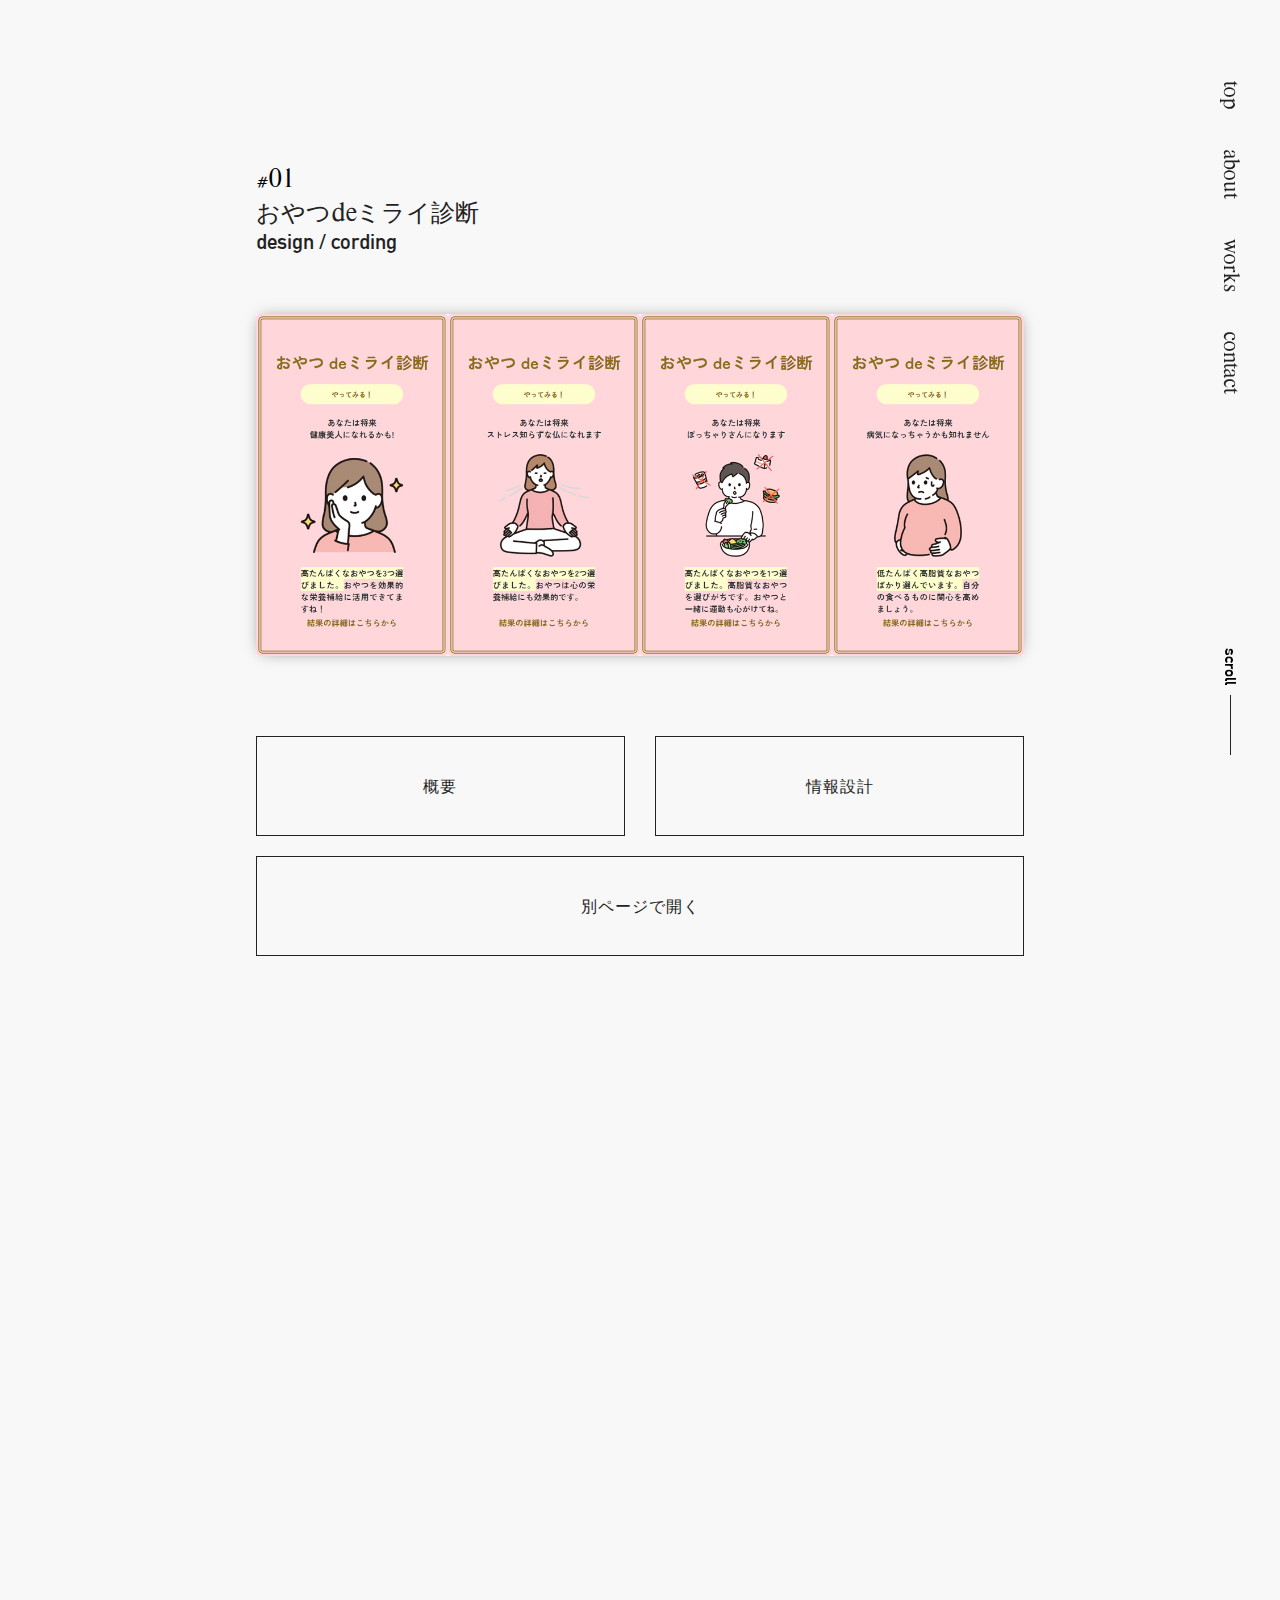
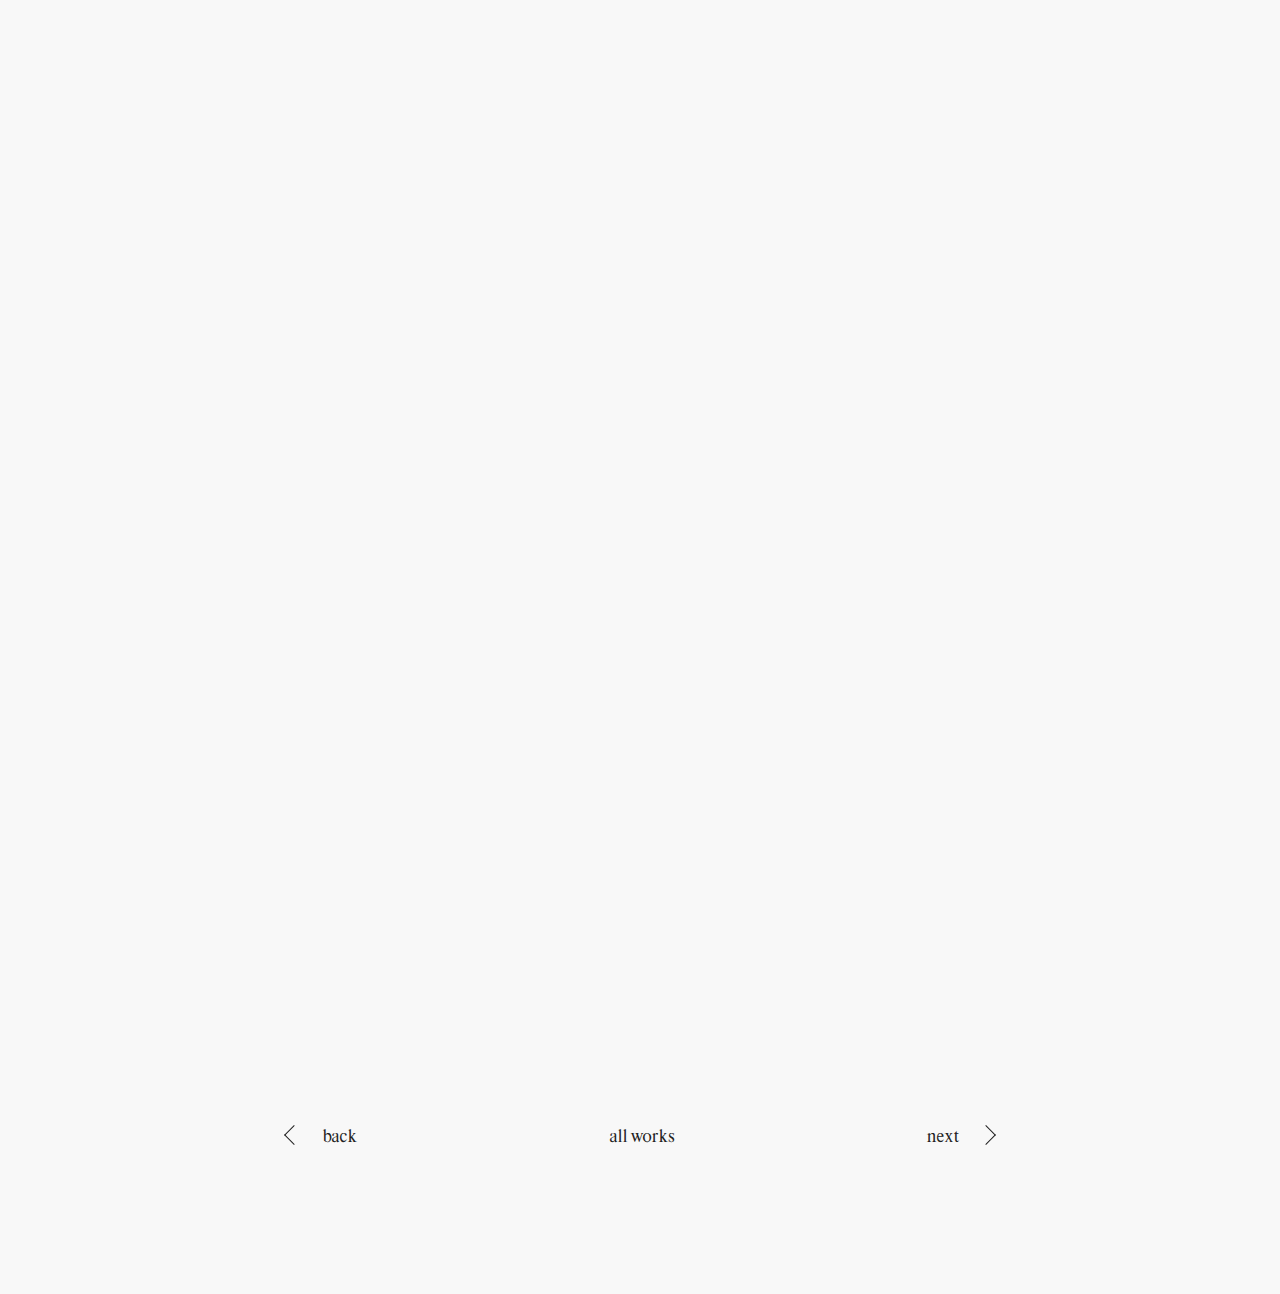
<file: portfolio_works/works-1/p_works1.html>
<!DOCTYPE html>
<html lang="en">
<head>
    <meta charset="UTF-8">
    <meta name="viewport" content="width=device-width, initial-scale=1.0">
    <title>YasuhoTakahashi_portfolio_works01</title>
    <link rel="stylesheet" href="./p_works1.css">
</head>
<body>

<header>
    <nav id="g-nav">
        <ul>
        <li><a href="../../index.html">top</a></li>  
        <li><a href="../../portfolio_about/about.html">about</a></li>  
        <li><a href="../../index.html#works">works</a></li>  
        <li><a href="../../portfolio_about/about.html#contact">contact</a></li>  
        </ul>
        </div>
        </nav>
        <!-- スクロールセット -->
          <main id="main">
              <div class="scroll">scroll<span class="scroll_anime"></span></div>
          </main>

          <!-- works3 -->

        <section class="works3">
        <div class="w3-textbox fadein">
            <div class="top-title-num en-num"><span>#</span>01</div>
            <h2 class="main-title-w3">おやつdeミライ診断
            </h2>
            <p class="main-contents">design / cording</p>
        </div>

        <img src="./works1_img/app-top.jpg" alt="app">


        <!-- 内容 -->
        <div class="content-area">
            <div class="content-box">
                <a href="#detail-box">概要</a>
            </div>
            <div class="content-box">
                <a href="#detail-box-2">情報設計</a>
            </div>
        </div>
        <div class="contents-site">
            <a href="https://takahashiyasuho.github.io/app_takahashi/" target="_blank">別ページで開く</a>
        </div>
        </section>

        </section>

        <div id="detail-box" class="fadeUpTrigger">
            <h2>概要</h2>          
            <dl>
            <div class="news-list">
            <dt>内容</dt>
            <dd>WEBフロントエンド構築の職業訓練校に入学後、4ヶ月目に行ったjavasqriptを使用した診断ゲーム制作。
                栄養指導に楽しく関心を持ってもらえるようなゲームを考案しました。（ミライ診断の詳細先は未制作です。）
            </dd>
             </div>

            <div class="news-list">
            <dt>目的</dt>
            <dd>遊び感覚の栄養指導、食品のより良い選択を通じて健康意識の向上、警告を図る。</dd>
            </div>

            <div class="news-list">
                <dt>ターゲット</dt>
                <dd>成長期の高校生男女、新社会人
                    </dd>
                 </div>

             <div class="news-list">
                <dt>制作期間</dt>
                <dd>デザイン3日間</dd>
                </div>     
                
             <div class="news-list">
                <dt>使用ツール</dt>
                <dd>VSCord / Photoshop </dd>
                </div>  
        </dl>
</div>

<div id="detail-box-2" class="fadeUpTrigger">
    <h2>情報設計</h2>          
    <dl>
    <div class="news-list">
    <dt>身近なトピックの選定</dt>
    <dd>ストレス解消や栄養補給にも役立つ、間食という身近な題材をセレクト。自分たちの生活の中で置き換えながら楽しめるようにしています。</dd>
     </div>


    <div class="news-list">
    <dt>イラストによる具体的なイメージ提供</dt>
    <dd>今日食べたものがミライの自分につながるイメージができるようにイラストを加えました。
    </dd>
    </div>

    <div class="news-list">
    <dt>ゲームから知識につなげる</dt>
    <dd>ゲームの終了時にポイントを押さえた情報提供をする。ポイントをしぼることで簡単な選択からの行動変容を促す。ゲーム後に栄養情報サイトへの誘導。
        </dd>
    </div>
</dl>
</div>
        
<footer>
    <div class="btn-box">
    <a class="arrow_animation_button-back" href="../works-2/p_works2.html">back</a>
    <a class="arrow_animation_button" href="../../index.html#works">all works</a>
    <a class="arrow_animation_button-next" href="../works-6/p_works6.html">next</a>
    </div>
</footer>

<script src="https://code.jquery.com/jquery-3.4.1.min.js" integrity="sha256-CSXorXvZcTkaix6Yvo6HppcZGetbYMGWSFlBw8HfCJo="  crossorigin="anonymous"></script>
<script src="https://coco-factory.jp/ugokuweb/wp-content/themes/ugokuweb/data/5-1-25/js/5-1-25.js"></script>
<script src="./p_works1_js/p_works1.js"></script>
</body>
</html>
</file>
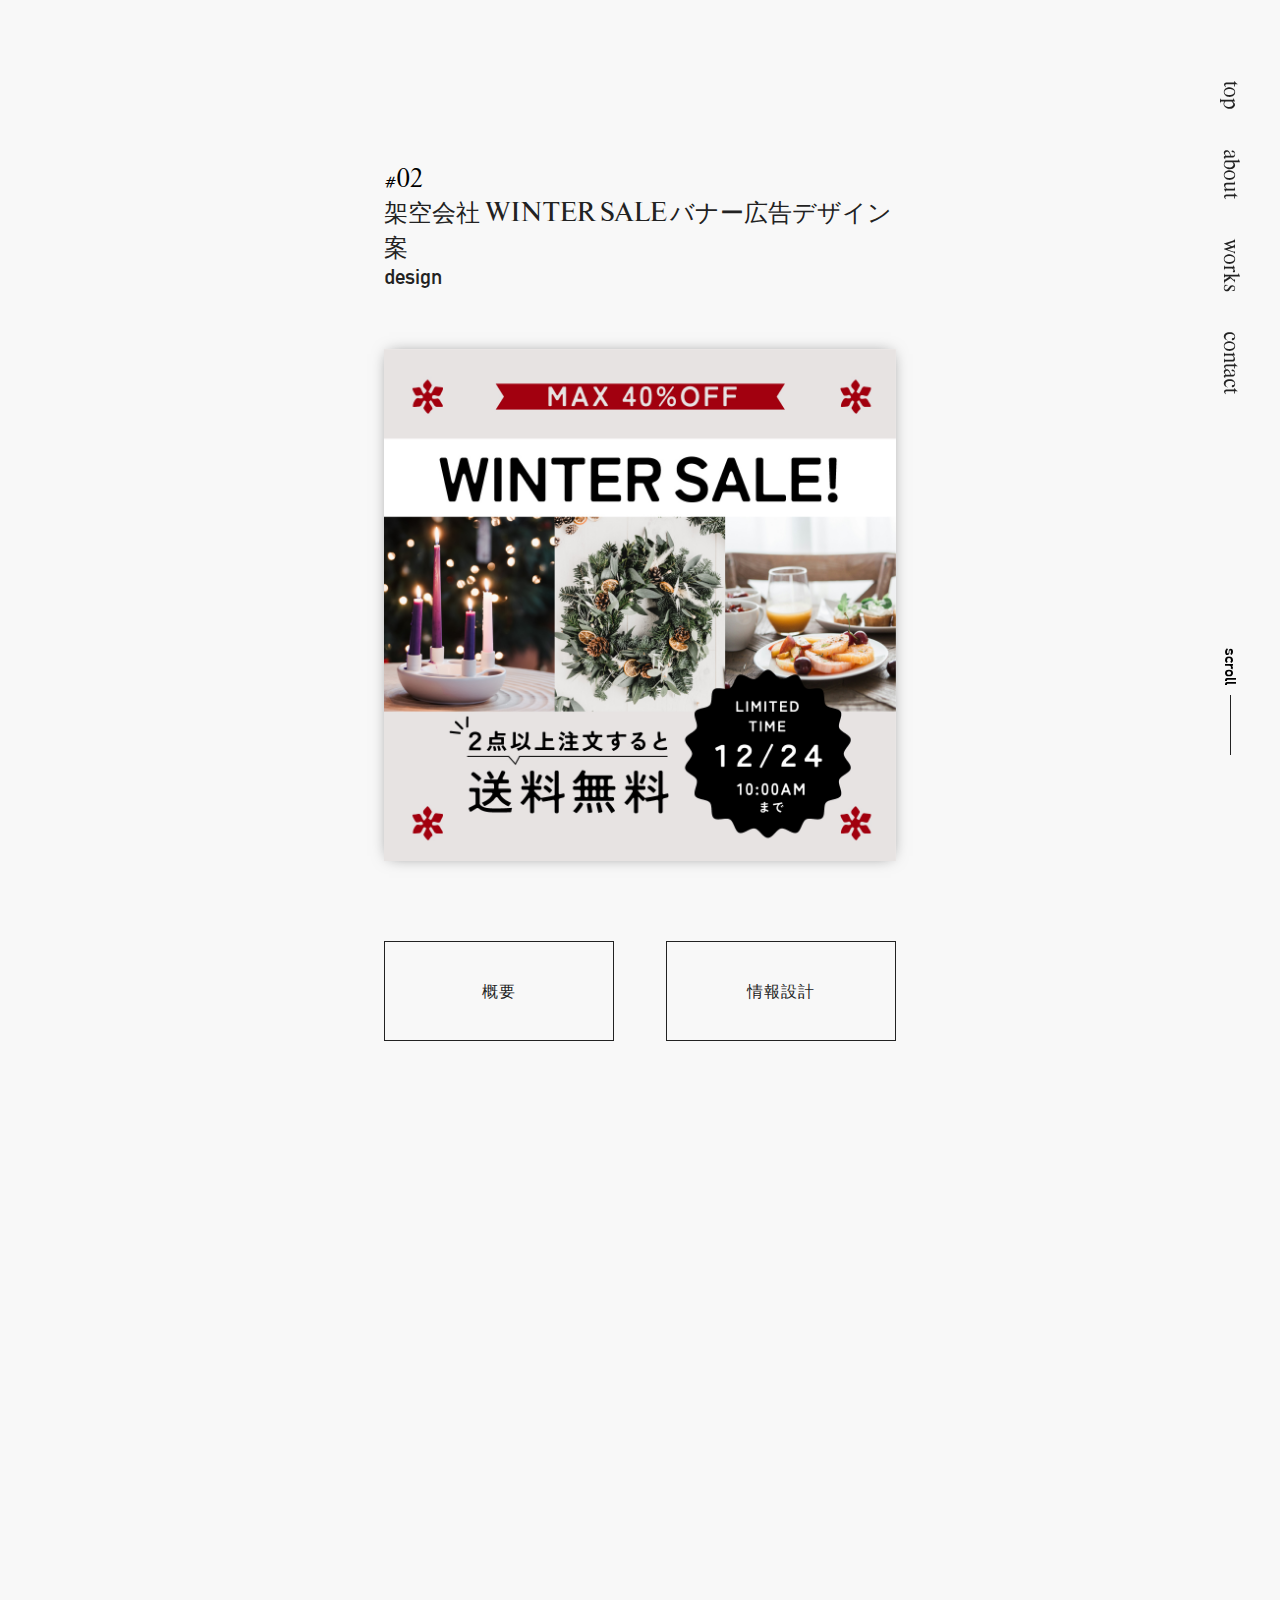
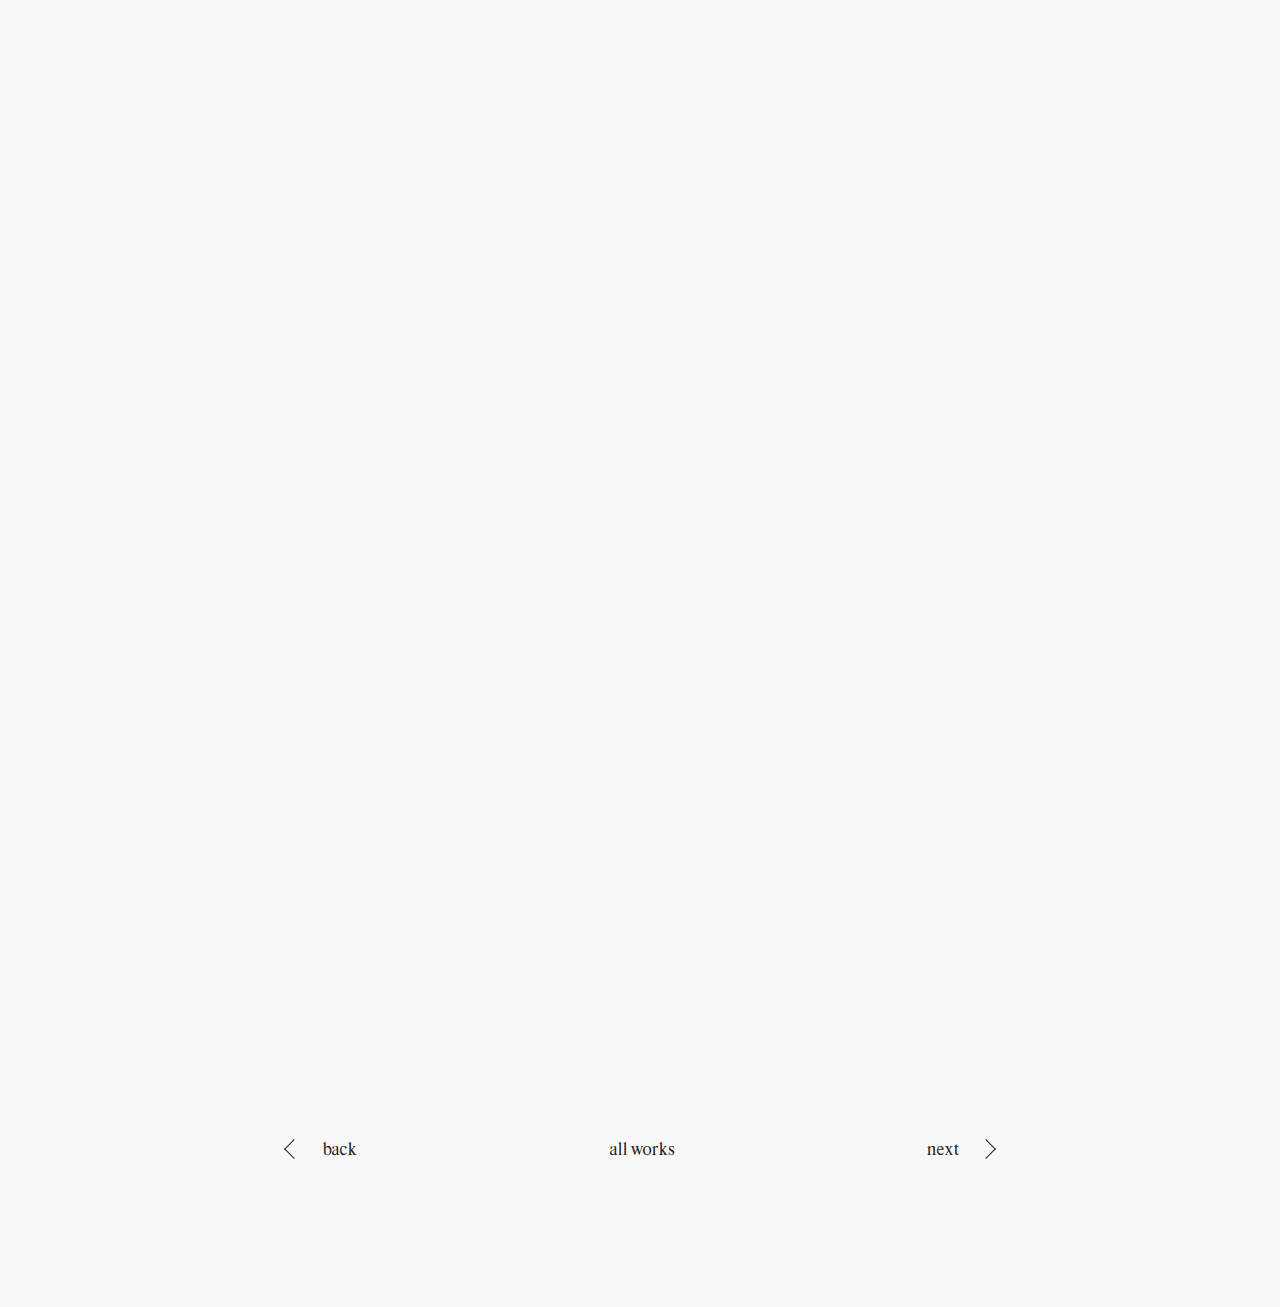
<file: portfolio_works/works-2/p_works2.html>
<!DOCTYPE html>
<html lang="en">
<head>
    <meta charset="UTF-8">
    <meta name="viewport" content="width=device-width, initial-scale=1.0">
    <title>YasuhoTakahashi_portfolio_works02</title>
    <link rel="stylesheet" href="./p_works2.css">
</head>
<body>

<header>
    <nav id="g-nav">
        <ul>
        <li><a href="../../index.html">top</a></li>  
        <li><a href="../../portfolio_about/about.html">about</a></li>  
        <li><a href="../../index.html#works">works</a></li>  
        <li><a href="../../portfolio_about/about.html#contact">contact</a></li>  
        </ul>
        </div>
        </nav>
        <!-- スクロールセット -->
          <main id="main">
              <div class="scroll">scroll<span class="scroll_anime"></span></div>
          </main>

          <!-- works3 -->

        <section class="works3">
        <div class="w3-textbox fadein">
            <div class="top-title-num en-num"><span>#</span>02</div>
            <h2 class="main-title-w3"> 架空会社 WINTER SALE バナー広告デザイン案
            </h2>
            <p class="main-contents">design</p>
        </div>

        <img src="./works2_img/sale_baner.jpg" alt="wintersale_baner">


        <!-- 内容 -->
        <div class="content-area">
            <div class="content-box">
                <a href="#detail-box">概要</a>
            </div>
            <div class="content-box">
                <a href="#detail-box-2">情報設計</a>
            </div>
        </div>

        </section>

        <div id="detail-box" class="fadeUpTrigger">
            <h2>概要</h2>          
            <dl>
            <div class="news-list">
            <dt>内容</dt>
            <dd>WEBフロントエンド構築の職業訓練校に入学後、4ヶ月目に行った自由制作。
                架空会社（雑貨・インテリア）WINTER SALE のバナー広告を作成しました。
                Twitterやブログなどに表示されることを想定しています。
            </dd>
             </div>

            <div class="news-list">
            <dt>目的</dt>
            <dd>サイトへのアクセス数増加、売上向上</dd>
            </div>

            <div class="news-list">
                <dt>ターゲット</dt>
                <dd>インテリア・雑貨好きな30代、40代男女
                    </dd>
                 </div>

             <div class="news-list">
                <dt>制作期間</dt>
                <dd>デザイン1日間</dd>
                </div>     
                
             <div class="news-list">
                <dt>使用ツール</dt>
                <dd>Photoshop / illustrator</dd>
                </div>  
        </dl>
</div>

<div id="detail-box-2" class="fadeUpTrigger">
    <h2>情報設計</h2>          
    <dl>
    <div class="news-list">
    <dt>４０％セールと送料無料</dt>
    <dd>内容は可読性が高いゴシック書体を使用。コントラストを高くし、スッキリとわかりやすく表示しました。</dd>
     </div>

    <div class="news-list">
    <dt>冬らしい上品なカラーリング</dt>
    <dd>大人っぽい冬の演出を考え、色味をおさえた配色、赤をアクセントに40%OFFを表示しています。
    </dd>
    </div>

    <div class="news-list">
    <dt>画像の選定</dt>
    <dd>上質な商品の取り扱いが想像できるようなエレガントな画像を選定しました。
        </dd>
    </div>
</dl>
</div>
        
<footer>
    <div class="btn-box">
    <a class="arrow_animation_button-back" href="../works-3/p_works3.html">back</a>
    <a class="arrow_animation_button" href="../../index.html#works">all works</a>
    <a class="arrow_animation_button-next" href="../works-1/p_works1.html">next</a>
    </div>
</footer>

<script src="https://code.jquery.com/jquery-3.4.1.min.js" integrity="sha256-CSXorXvZcTkaix6Yvo6HppcZGetbYMGWSFlBw8HfCJo="  crossorigin="anonymous"></script>
<script src="https://coco-factory.jp/ugokuweb/wp-content/themes/ugokuweb/data/5-1-25/js/5-1-25.js"></script>
<script src="./p_works2_js/p_works2.js"></script>
</body>
</html>
</file>
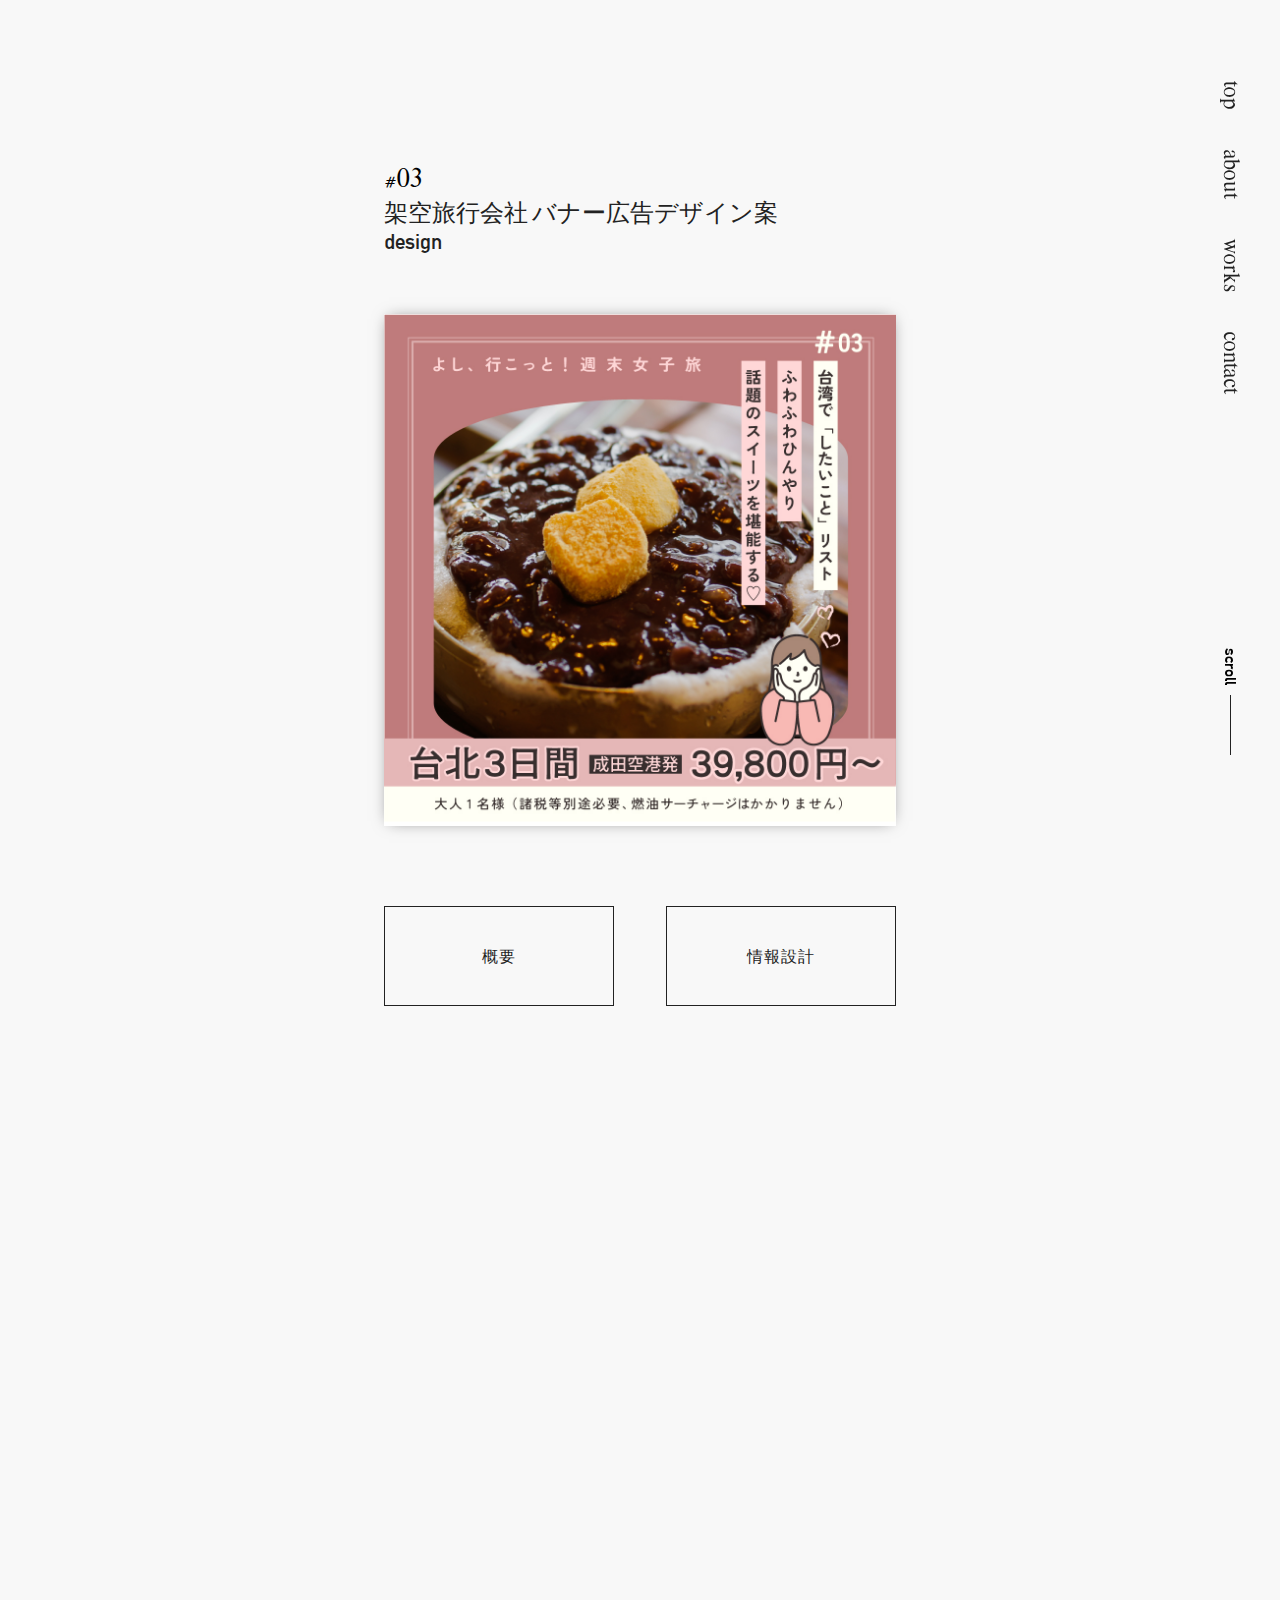
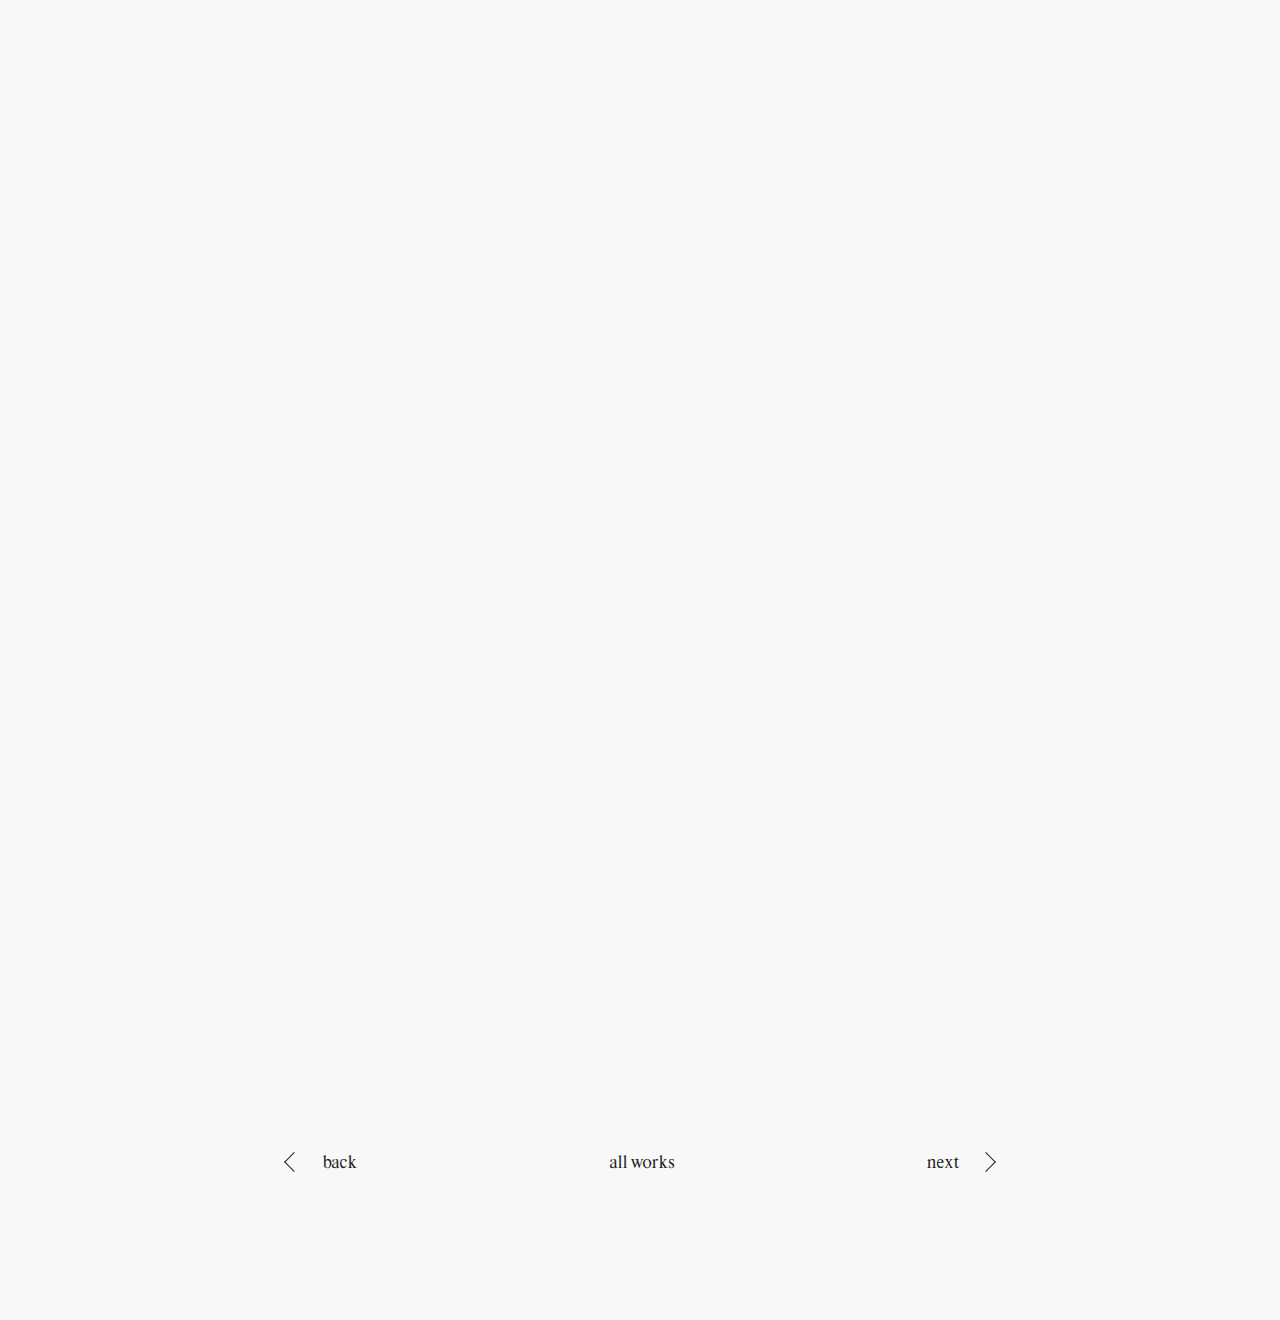
<file: portfolio_works/works-3/p_works3.html>
<!DOCTYPE html>
<html lang="en">
<head>
    <meta charset="UTF-8">
    <meta name="viewport" content="width=device-width, initial-scale=1.0">
    <title>YasuhoTakahashi_portfolio_works03</title>
    <link rel="stylesheet" href="./p_works3.css">
</head>
<body>

<header>
    <nav id="g-nav">
        <ul>
        <li><a href="../../index.html">top</a></li>  
        <li><a href="../../portfolio_about/about.html">about</a></li>  
        <li><a href="../../index.html#works">works</a></li>  
        <li><a href="../../portfolio_about/about.html#contact">contact</a></li>  
        </ul>
        </div>
        </nav>
        <!-- スクロールセット -->
          <main id="main">
              <div class="scroll">scroll<span class="scroll_anime"></span></div>
          </main>

          <!-- works3 -->

        <section class="works3">
        <div class="w3-textbox fadein">
            <div class="top-title-num en-num"><span>#</span>03</div>
            <h2 class="main-title-w3"> 架空旅行会社 バナー広告デザイン案
            </h2>
            <p class="main-contents">design</p>
        </div>

        <img src="./works3_img/taiwan_baner.jpg" alt="taiwan_baner">


        <!-- 内容 -->
        <div class="content-area">
            <div class="content-box">
                <a href="#detail-box">概要</a>
            </div>
            <div class="content-box">
                <a href="#detail-box-2">情報設計</a>
            </div>
        </div>

        </section>

        <div id="detail-box" class="fadeUpTrigger">
            <h2>概要</h2>          
            <dl>
            <div class="news-list">
            <dt>内容</dt>
            <dd>WEBフロントエンド構築の職業訓練校に入学後、4ヶ月目に行った自由制作。
                架空の旅行会社のバナー広告を作成しました。
                InstagramやECサイトの初回アクセス時に表示されることを想定しました。
            </dd>
             </div>

            <div class="news-list">
            <dt>目的</dt>
            <dd>旅行サイトへの誘導</dd>
            </div>

            <div class="news-list">
                <dt>ターゲット</dt>
                <dd>20代女性をメインとした客層、キャリア志向ではなくプライベート重視のOL、
                    春休みの大学生
                    </dd>
                 </div>

             <div class="news-list">
                <dt>制作期間</dt>
                <dd>デザイン1日間</dd>
                </div>     
                
             <div class="news-list">
                <dt>使用ツール</dt>
                <dd>Photoshop / illustrator</dd>
                </div>  
        </dl>
</div>

<div id="detail-box-2" class="fadeUpTrigger">
    <h2>情報設計</h2>          
    <dl>
    <div class="news-list">
    <dt>やりたいこと提案から行動への誘導
    </dt>
    <dd>手帳にやりたい事リストを書くように、目的を一緒に提案+手頃な価格を明示することで、じぶんごと化しやすくさせ
        サイトへの誘導を促す。</dd>
     </div>

    <div class="news-list">
    <dt>ゆるい雰囲気を出す</dt>
    <dd>気負わず軽い気持ちでサイトに誘導できるよう、中間色をベースに丸みのあるトリミングやイラストを使用しリラックス感を強調しました。
    </dd>
    </div>

    <div class="news-list">
    <dt>さりげない価格へのアプローチ</dt>
    <dd>価格の近くにイラストを配置することで、さりなく視線を誘導し情報提供します。
    </dd>
    </div>
</dl>
</div>
        
<footer>
    <div class="btn-box">
    <a class="arrow_animation_button-back" href="../works-4/p_works4.html">back</a>
    <a class="arrow_animation_button" href="../../index.html#works">all works</a>
    <a class="arrow_animation_button-next" href="../works-2/p_works2.html">next</a>
    </div>
</footer>

<script src="https://code.jquery.com/jquery-3.4.1.min.js" integrity="sha256-CSXorXvZcTkaix6Yvo6HppcZGetbYMGWSFlBw8HfCJo="  crossorigin="anonymous"></script>
<script src="https://coco-factory.jp/ugokuweb/wp-content/themes/ugokuweb/data/5-1-25/js/5-1-25.js"></script>
<script src="./p_works3_js/p_works3.js"></script>
</body>
</html>
</file>
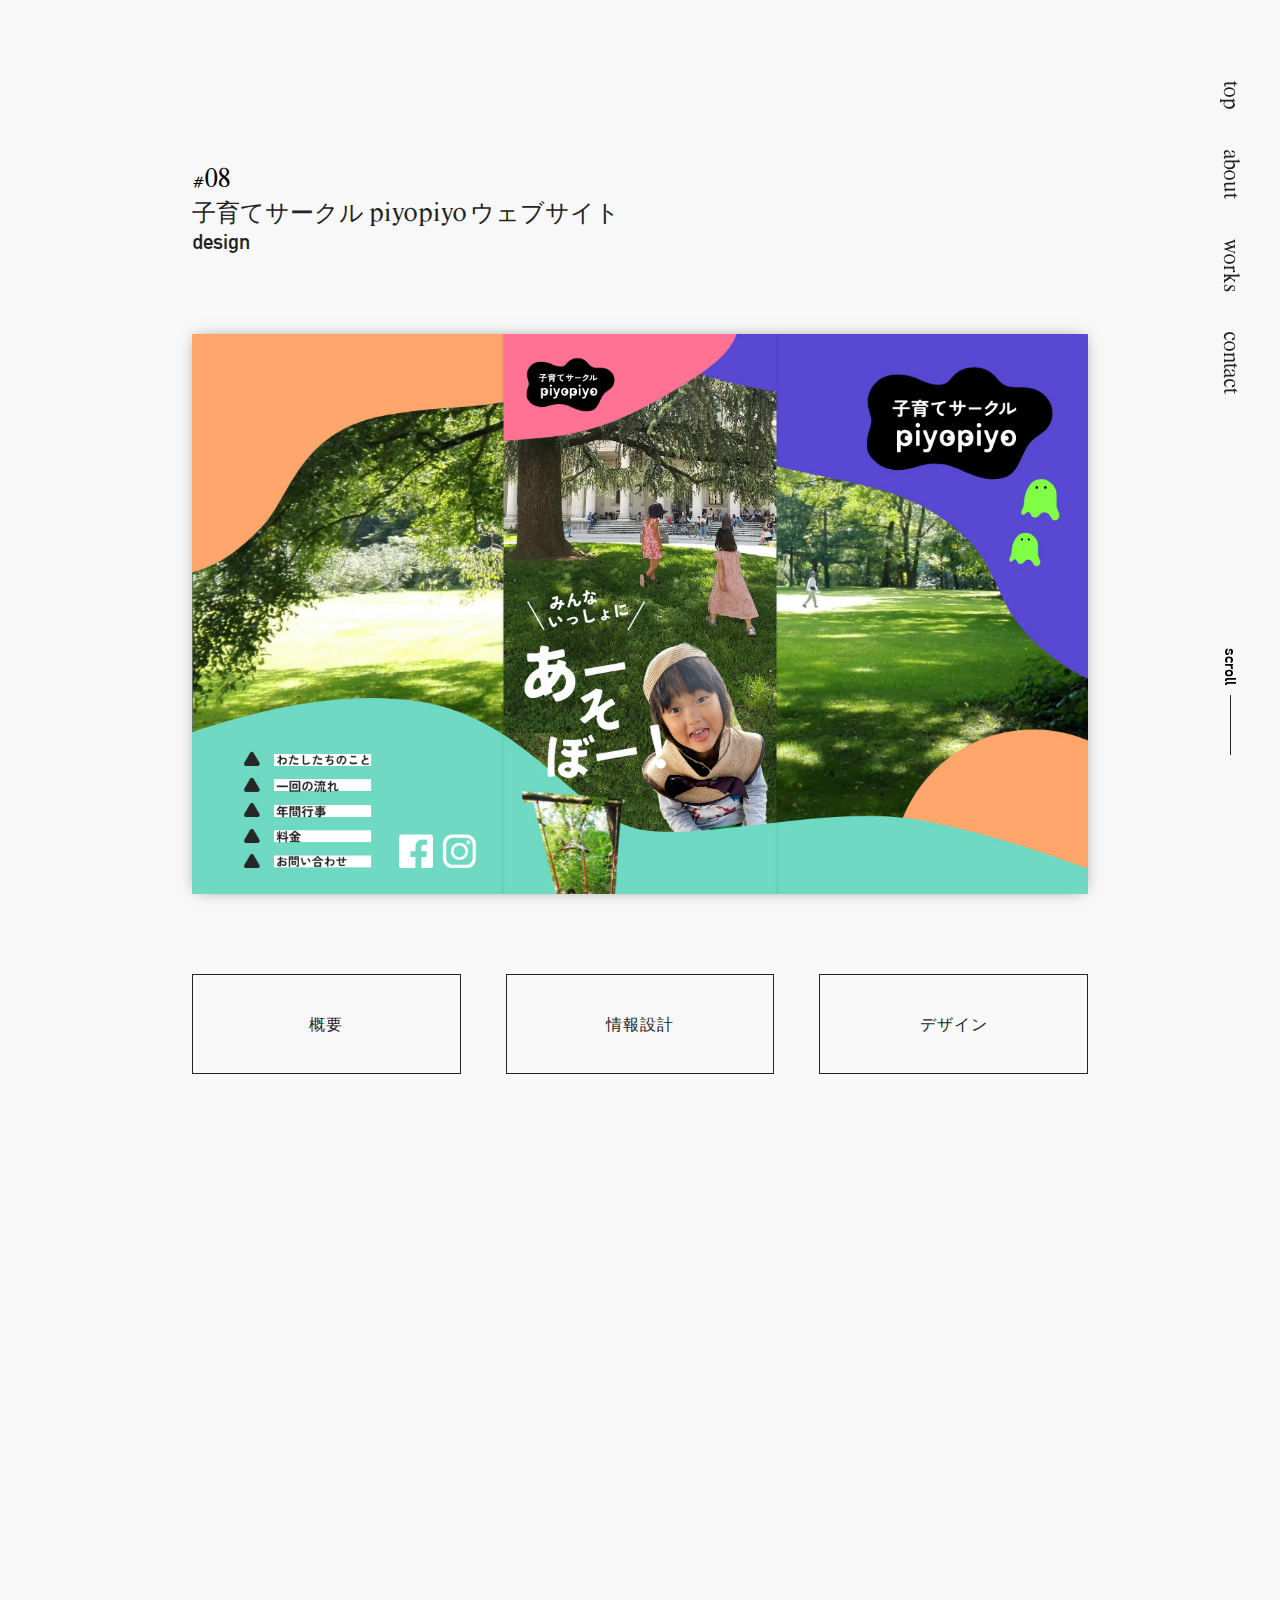
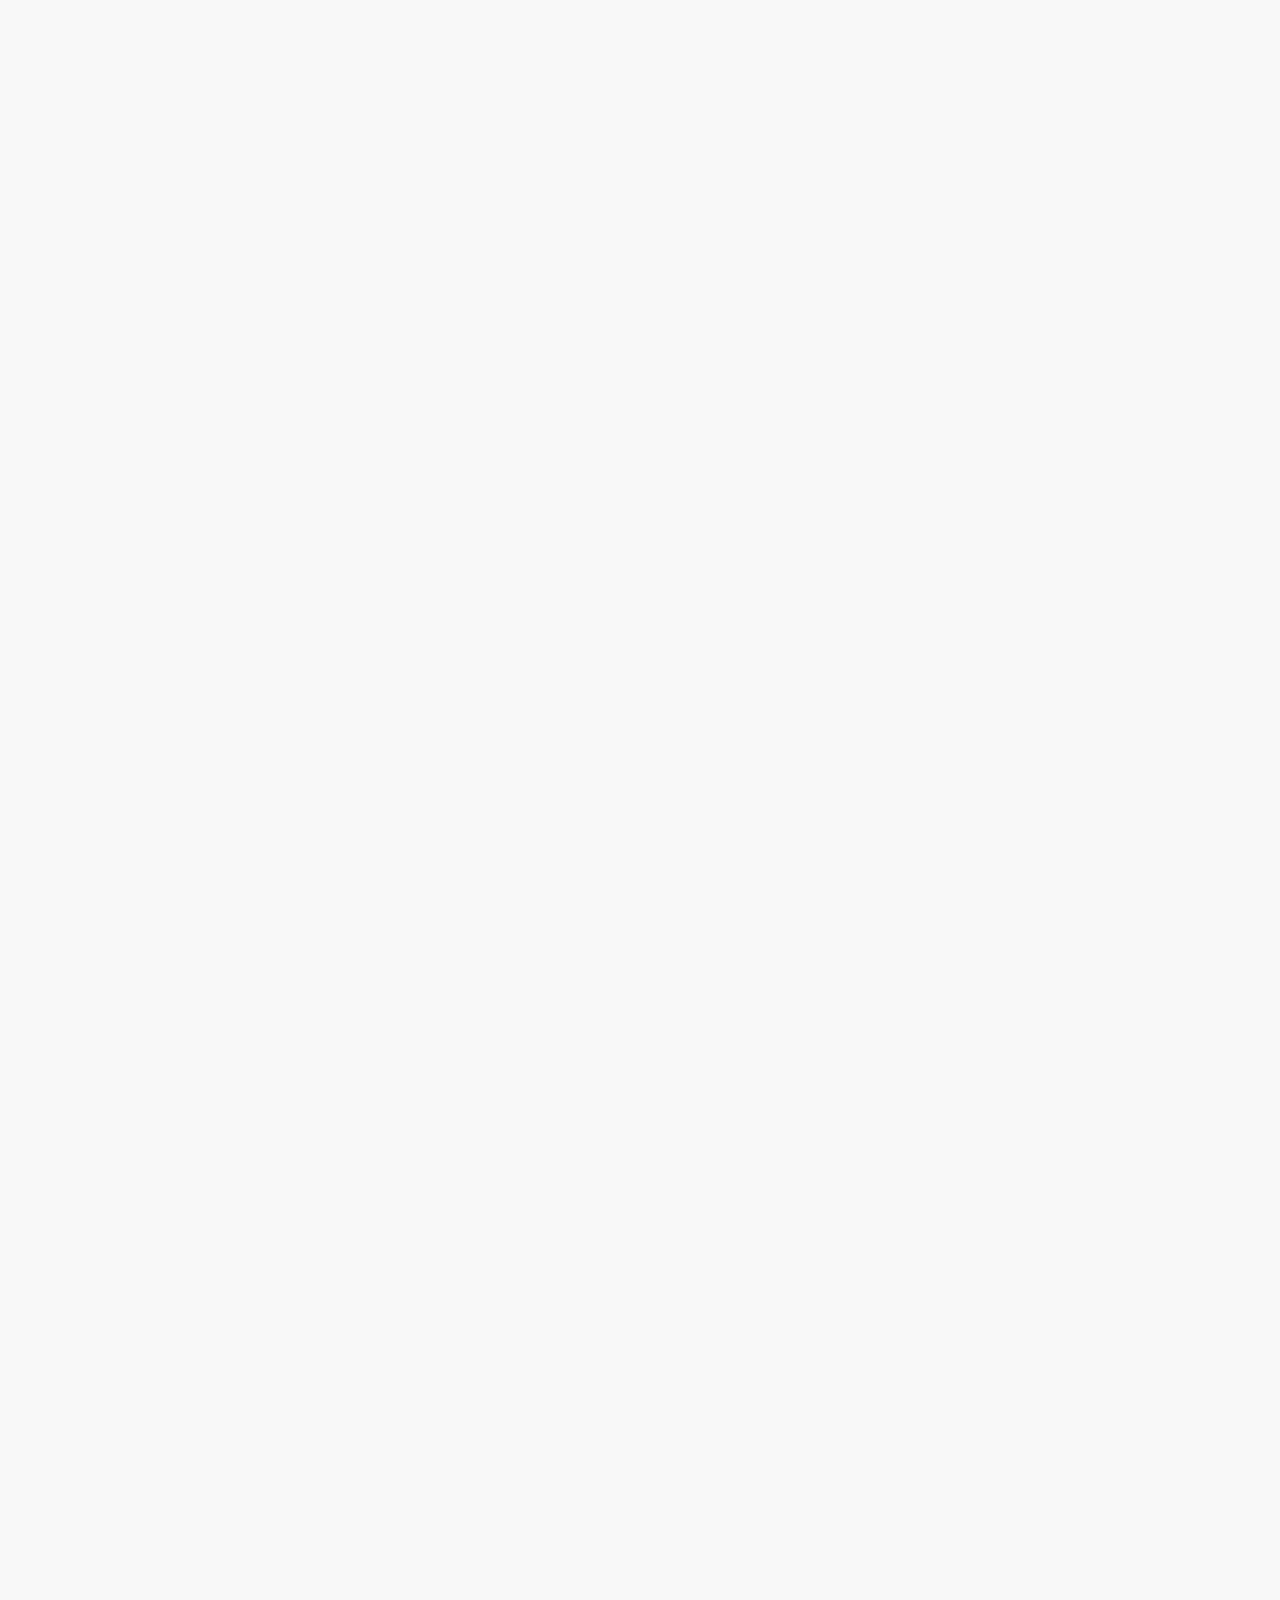
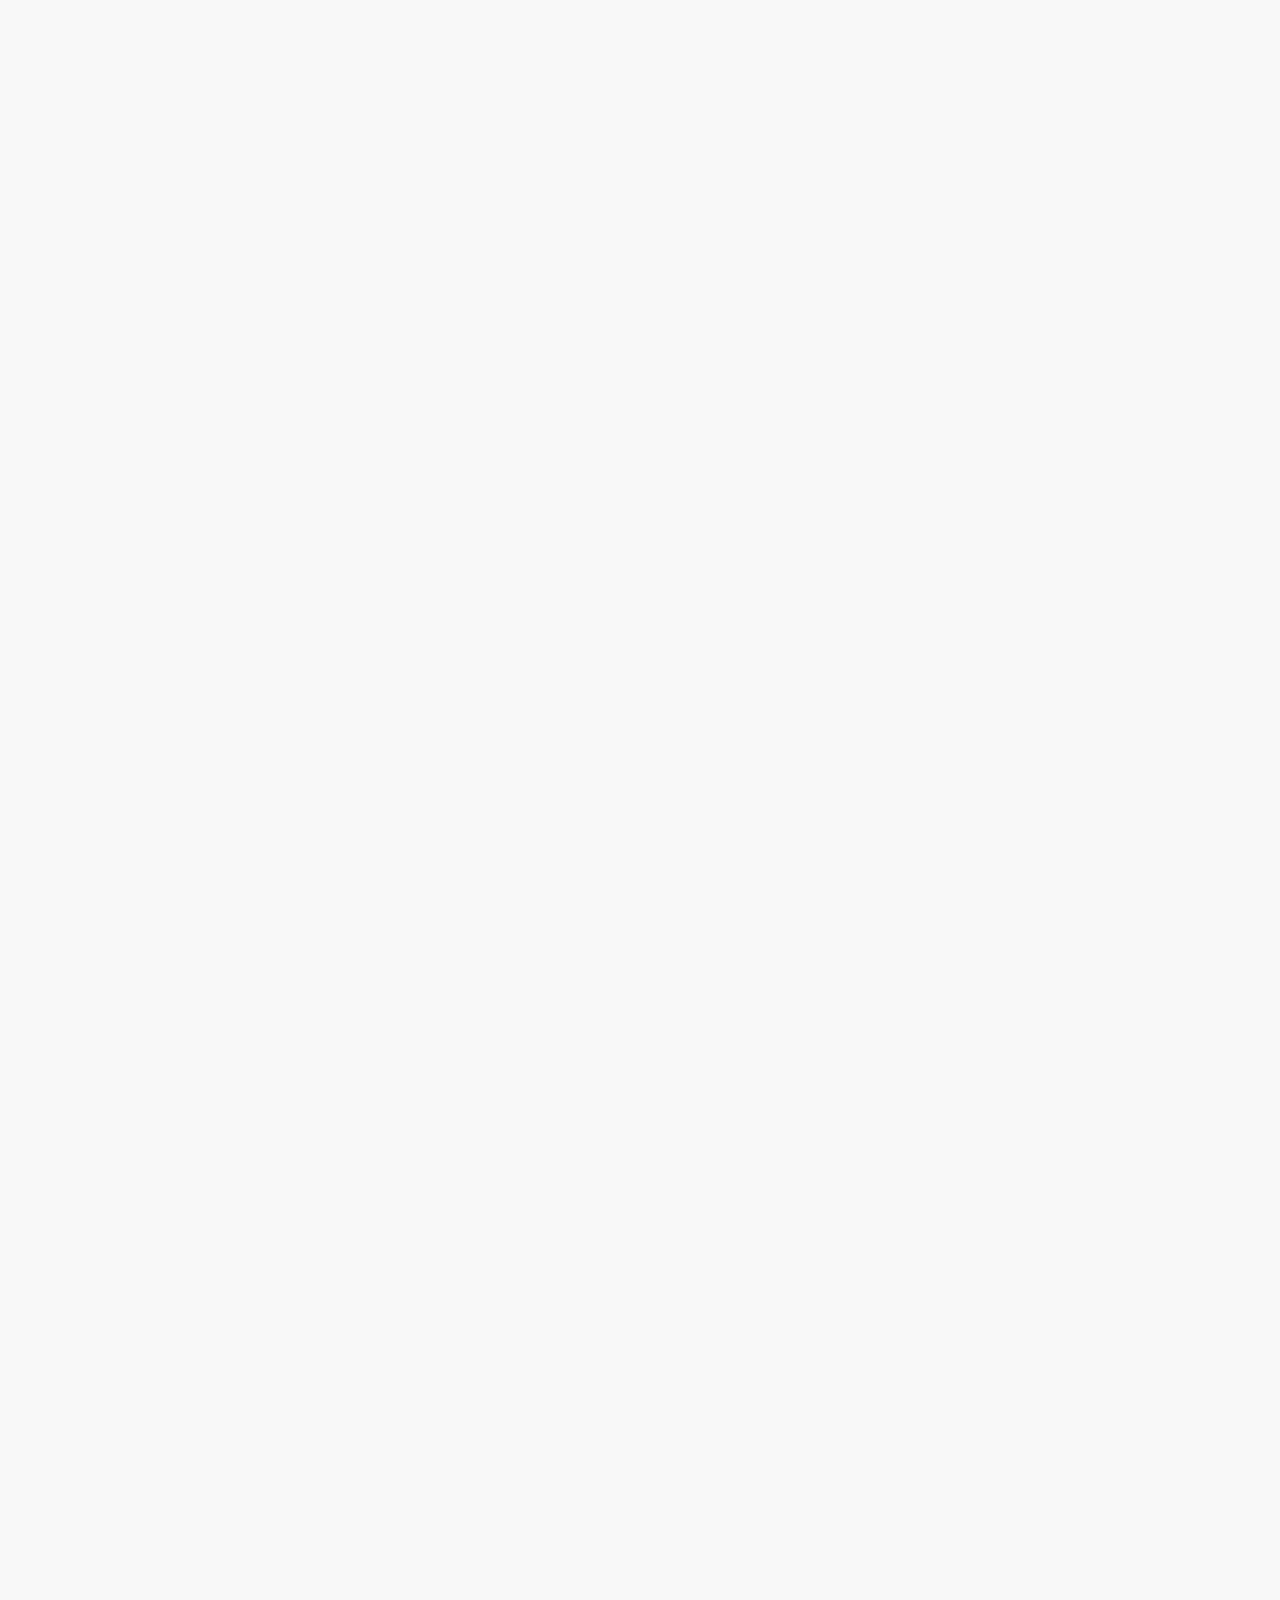
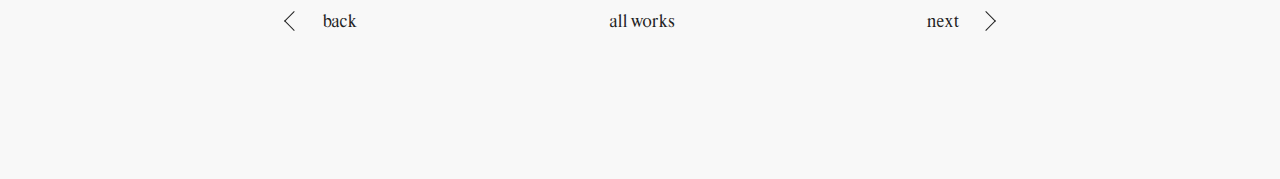
<file: portfolio_works/works-5/p_works5.html>
<!DOCTYPE html>
<html lang="en">
<head>
    <meta charset="UTF-8">
    <meta name="viewport" content="width=device-width, initial-scale=1.0">
    <title>YasuhoTakahashi_portfolio_works05</title>
    <link rel="stylesheet" href="./p_works5.css">
</head>
<body>

<header>
    <nav id="g-nav">
        <ul>
        <li><a href="../../index.html">top</a></li>  
        <li><a href="../../portfolio_about/about.html">about</a></li>  
        <li><a href="../../index.html#works">works</a></li>  
        <li><a href="../../portfolio_about/about.html#contact">contact</a></li>  
        </ul>
        </div>
        </nav>
        <!-- スクロールセット -->
          <main id="main">
              <div class="scroll">scroll<span class="scroll_anime"></span></div>
          </main>

          <!-- works3 -->

        <section class="works3">
        <div class="w3-textbox fadein">
            <div class="top-title-num en-num"><span>#</span>08</div>
            <h2 class="main-title-w3">子育てサークル piyopiyo ウェブサイト
            </h2>
            <p class="main-contents">design</p>
        </div>

        <img src="./works5_img/piyopiyo_pc_top.jpg" alt="piyopiyo_top">


        <!-- 内容 -->
        <div class="content-area">
            <div class="content-box">
                <a href="#detail-box">概要</a>
            </div>
            <div class="content-box">
                <a href="#detail-box-2">情報設計</a>
            </div>
            <div class="content-box">
                <a href="#design-main">デザイン</a>
            </div>
        </div>

        </section>

        <div id="detail-box" class="fadeUpTrigger">
            <h2>概要</h2>          
            <dl>
            <div class="news-list">
            <dt>内容</dt>
            <dd>WEBフロントエンド構築の職業訓練校に入学後、3ヶ月目に行った自由制作。
                自身の所属していた子育てサークルから制作許可と素材提供を頂き、作成させて頂きました。
                現在は、クチコミと保健センター等へのチラシ掲示が主な集客方法です。
                幼児子育て世代はパソコンではなく携帯からのアクセスが主流と想定し、モバイルファーストのデザイン提案にさせて頂きました。
            </dd>
             </div>

            <div class="news-list">
            <dt>目的</dt>
            <dd>認知向上、会員数増加、子育て応援</dd>
            </div>

            <div class="news-list">
                <dt>ターゲット</dt>
                <dd>0歳から6歳の子どもを持つ親子（特に女性）、子育て環境に意識が高い30代女性
                    </dd>
                 </div>

             <div class="news-list">
                <dt>制作期間</dt>
                <dd>デザイン2日間</dd>
                </div>     
                
             <div class="news-list">
                <dt>使用ツール</dt>
                <dd>adobeXd / Photoshop / illustrator</dd>
                </div>  
        </dl>
</div>

<div id="detail-box-2" class="fadeUpTrigger">
    <h2>情報設計</h2>          
    <dl>
    <div class="news-list">
    <dt>モバイル環境を最優先にした画面構成</dt>
    <dd>時間の無いユーザーが隙間時間に携帯からアクセスし情報収集ができるよう文字数は減らし、縦一定方向の流れのある画面構成にしました。</dd>
     </div>

    <div class="news-list">
    <dt>子どもの関心を惹きつけるポップな動きと配色</dt>
    <dd>子どもと一緒に見た時に、楽しさが感じられるよう、各所にアニメーションを散りばめ楽しさを演出します。
    </dd>
    </div>

    <div class="news-list">
    <dt>SNSとの連携</dt>
    <dd>最新情報や、活動の雰囲気が確認できるよう、各種SNSと連携。
    </dd>
    </div>
</dl>
</div>
        
<main id="design-main" class="fadeUpTrigger">
    <h2 class="design_h2">デザイン</h2>  
    <div id="design"> 
        <div class="design-line-l">
        <p>pc</p>
        <img src="./works5_img/piyopiyo_pc.png" alt="piyopiyo_pc">
        </div>

        <div class="design-line-c">
            <p>tablet</p>
            <img src="./works5_img/piyopiyo_tablet.png" alt="piyopiyo_tab">
            </div>

        <div class="design-line-r">
            <p>mobile</p>
            <img src="./works5_img/piyopiyo_mobile.png" alt="piyopiyo_mobail">
            </div>

    </div>
    </div>
</main>

<footer>
    <div class="btn-box">
    <a class="arrow_animation_button-back" href="../works-6/p_works6.html">back</a>
    <a class="arrow_animation_button" href="../../index.html#works">all works</a>
    <a class="arrow_animation_button-next" href="../works-4/p_works4.html">next</a>
    </div>
</footer>

<script src="https://code.jquery.com/jquery-3.4.1.min.js" integrity="sha256-CSXorXvZcTkaix6Yvo6HppcZGetbYMGWSFlBw8HfCJo="  crossorigin="anonymous"></script>
<script src="https://coco-factory.jp/ugokuweb/wp-content/themes/ugokuweb/data/5-1-25/js/5-1-25.js"></script>
<script src="./p_works5_js/p_works5.js"></script>
</body>
</html>
</file>
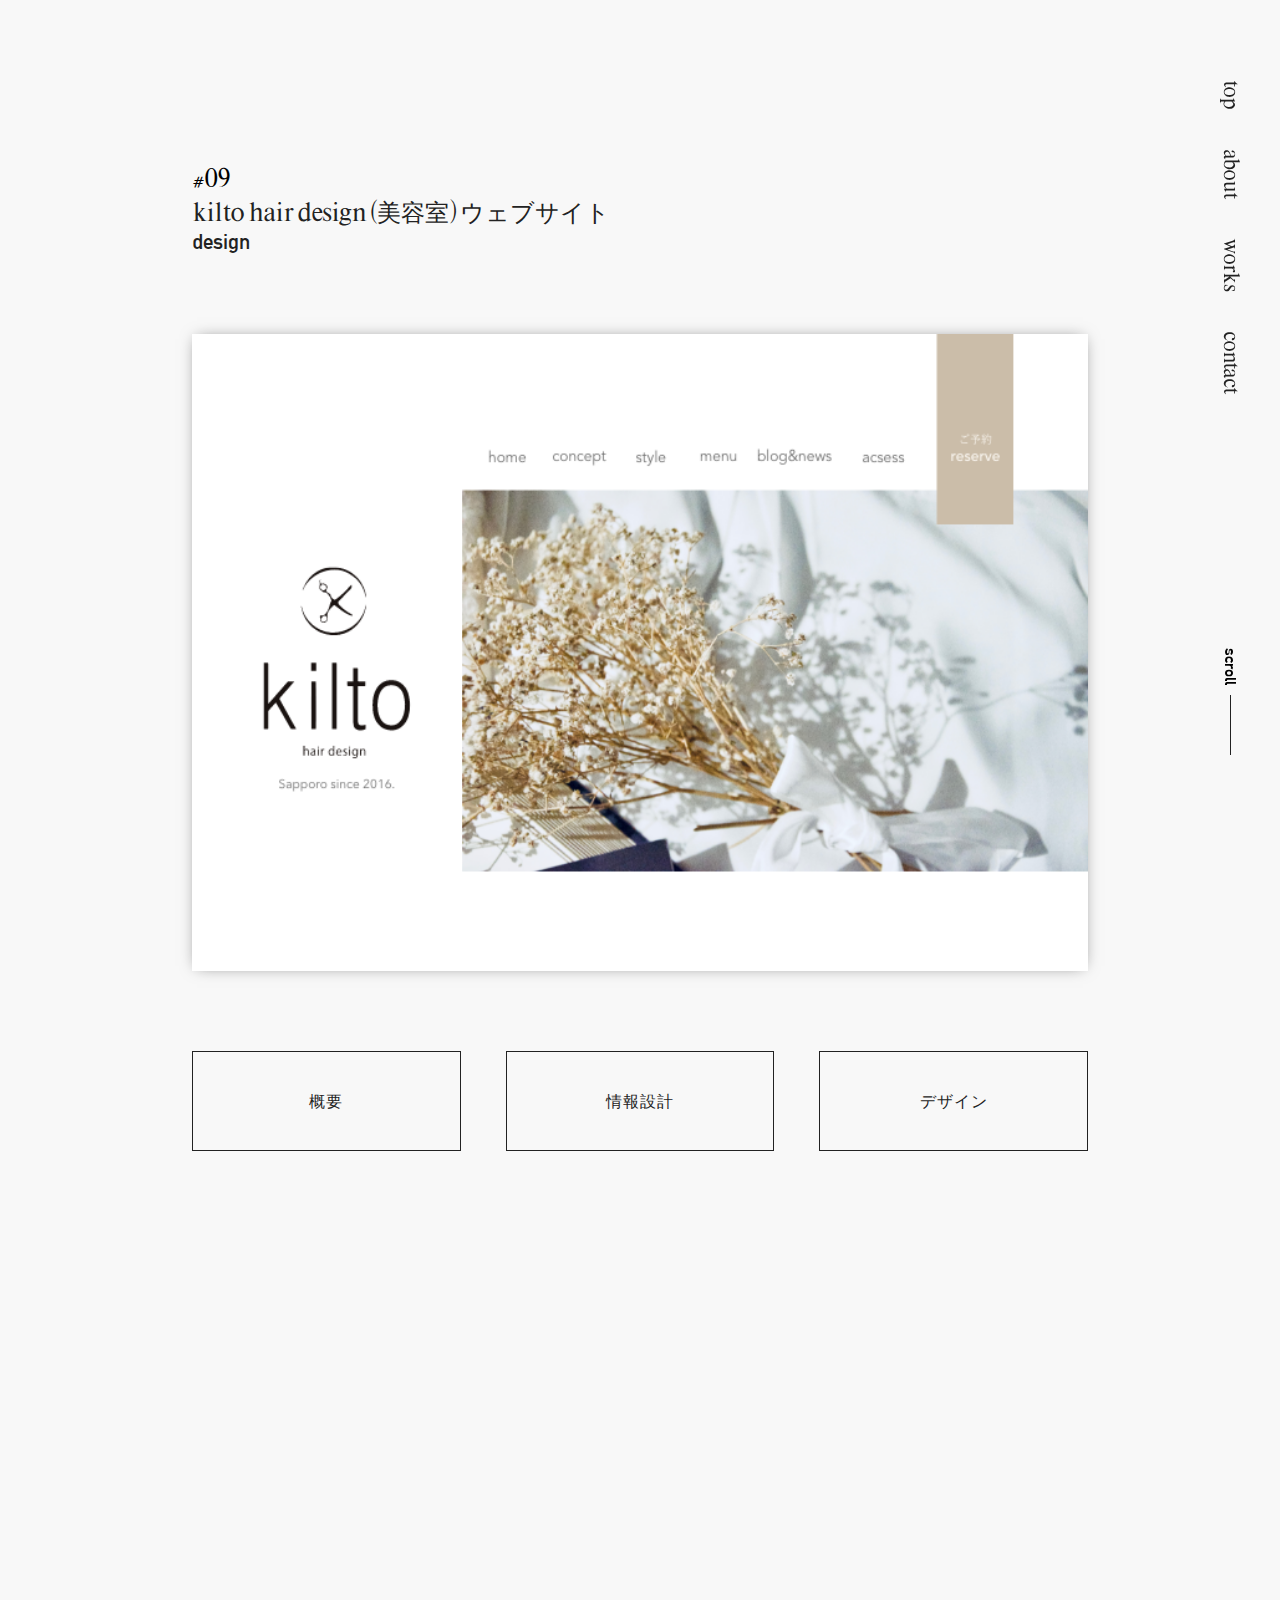
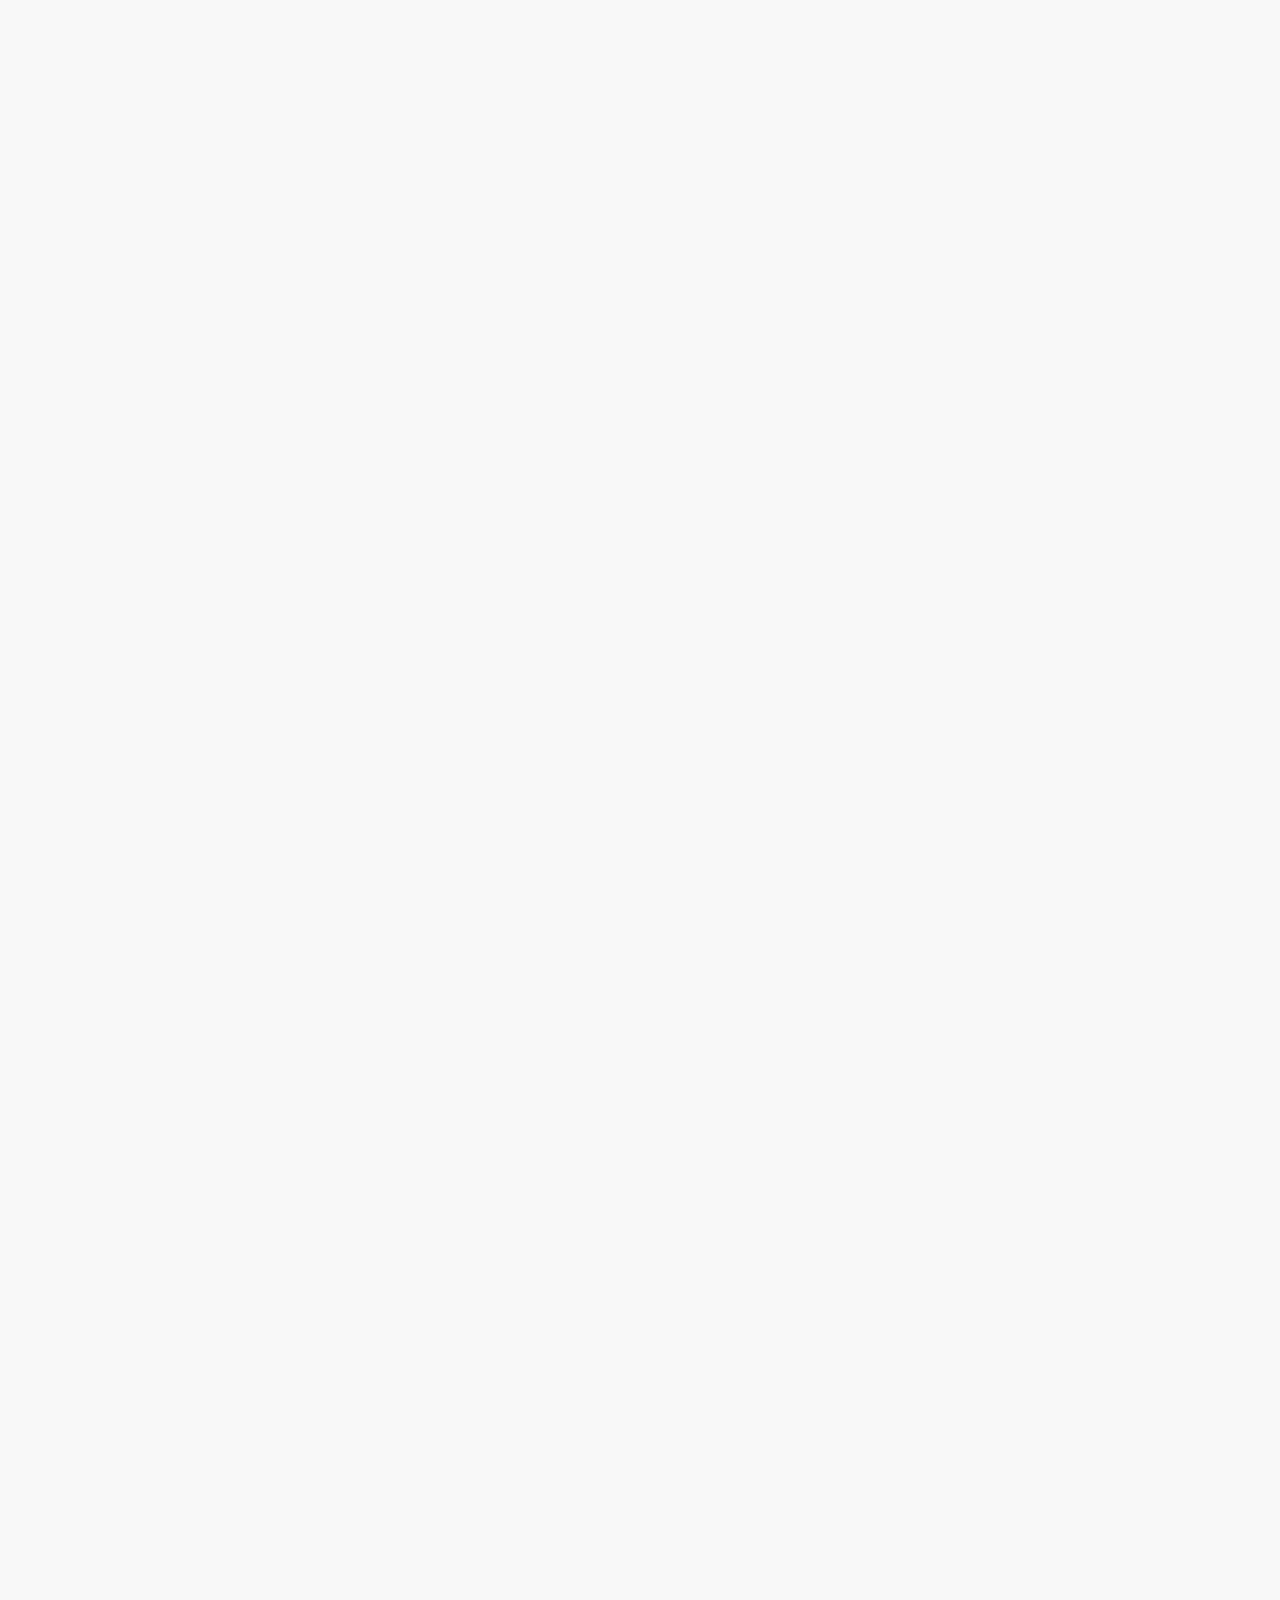
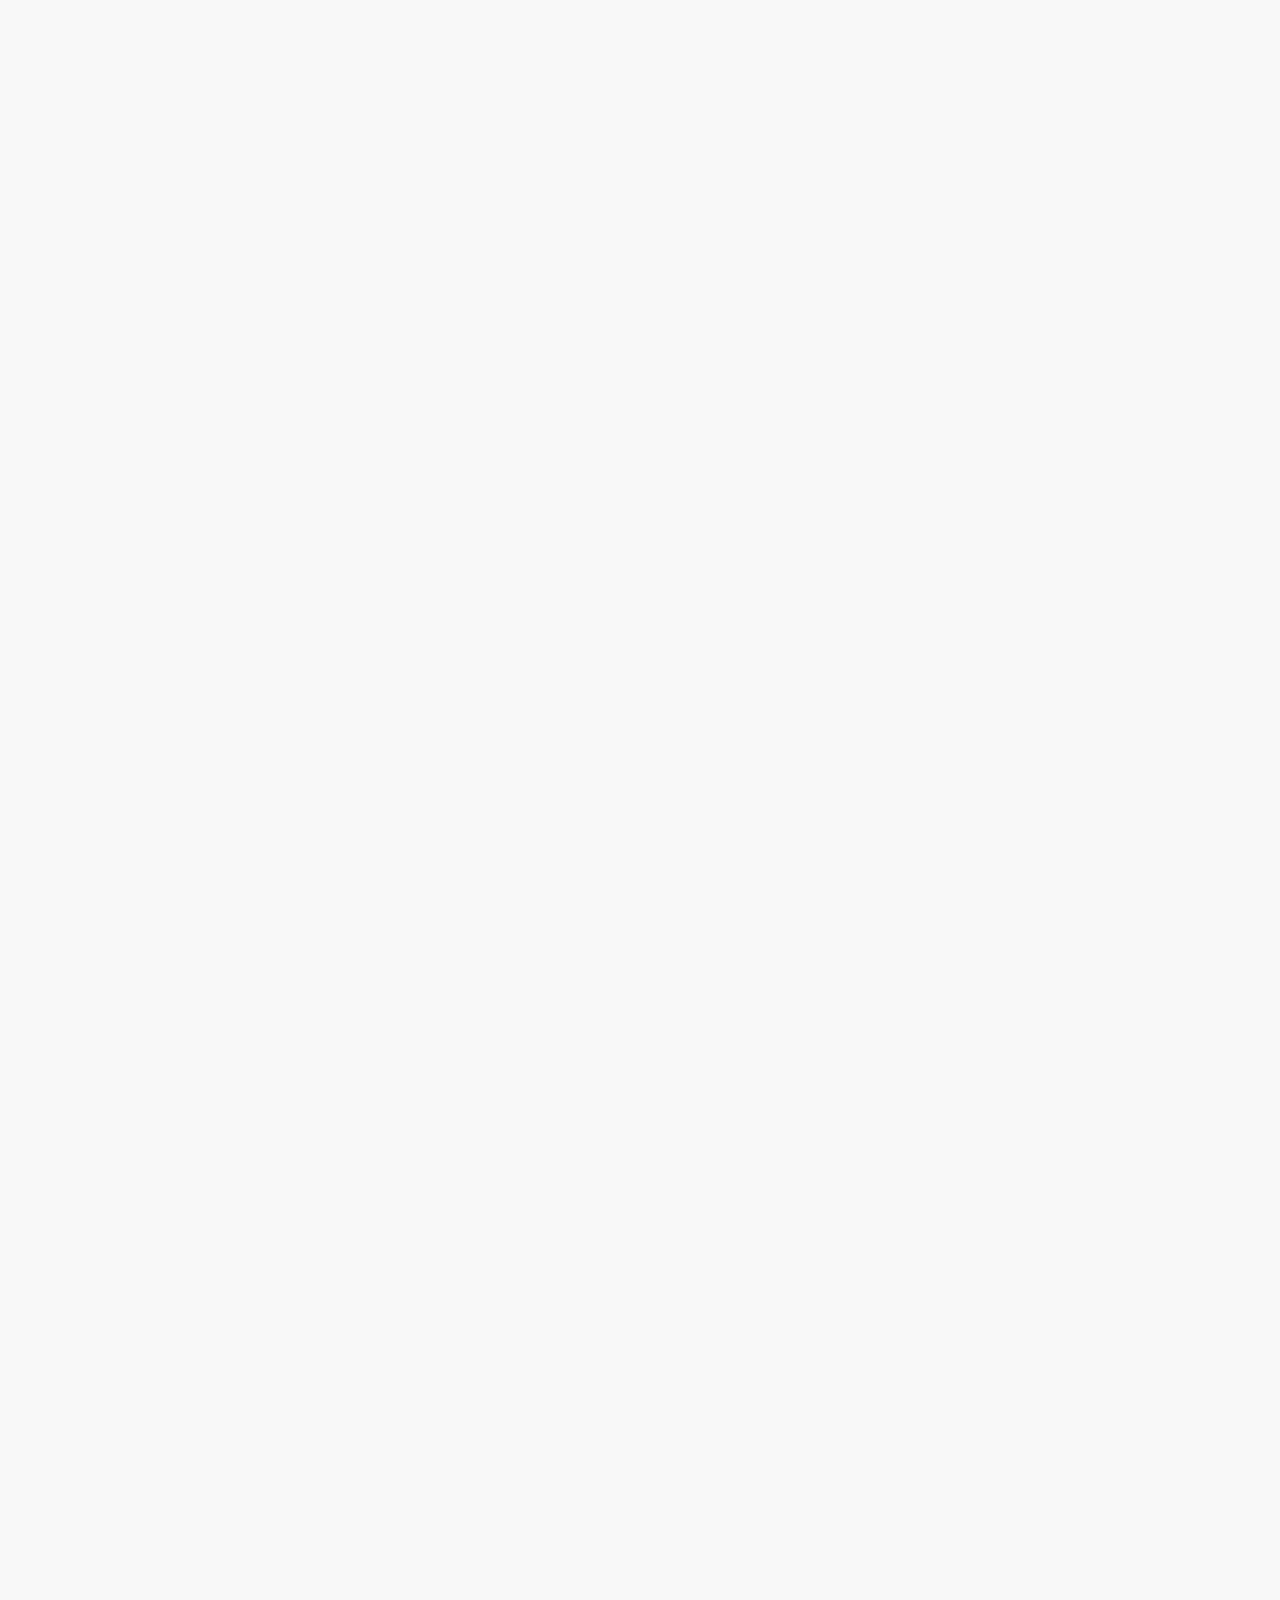
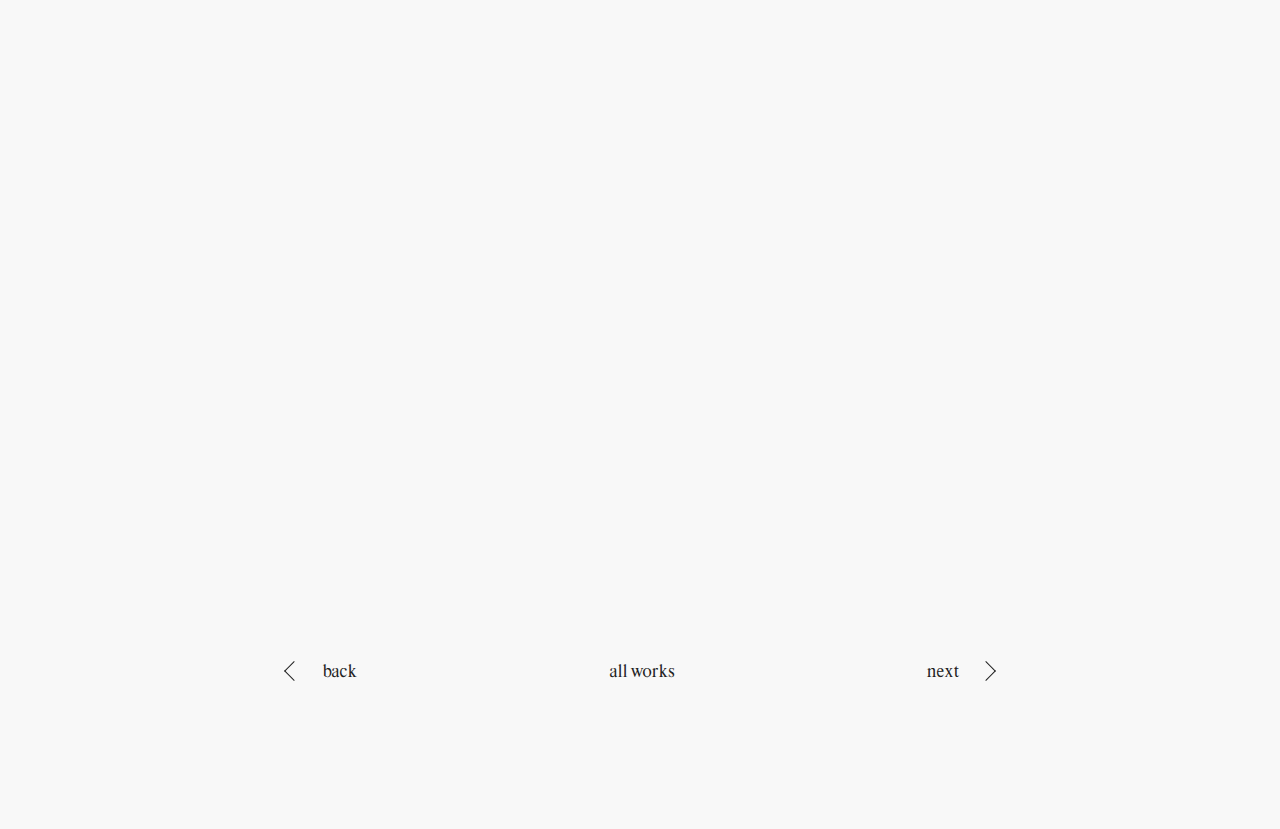
<file: portfolio_works/works-6/p_works6.html>
<!DOCTYPE html>
<html lang="en">
<head>
    <meta charset="UTF-8">
    <meta name="viewport" content="width=device-width, initial-scale=1.0">
    <title>YasuhoTakahashi_portfolio_works06</title>
    <link rel="stylesheet" href="./p_works6.css">
</head>
<body>

<header>
    <nav id="g-nav">
        <ul>
        <li><a href="../../index.html">top</a></li>  
        <li><a href="../../portfolio_about/about.html">about</a></li>  
        <li><a href="../../index.html#works">works</a></li>  
        <li><a href="../../portfolio_about/about.html#contact">contact</a></li>  
        </ul>
        </div>
        </nav>
        <!-- スクロールセット -->
          <main id="main">
              <div class="scroll">scroll<span class="scroll_anime"></span></div>
          </main>

          <!-- works3 -->

        <section class="works3">
        <div class="w3-textbox fadein">
            <div class="top-title-num en-num"><span>#</span>09</div>
            <h2 class="main-title-w3">kilto hair design (美容室) ウェブサイト
            </h2>
            <p class="main-contents">design</p>
        </div>

        <img src="./works6_img/kilto_top.png" alt="kilto_top">


        <!-- 内容 -->
        <div class="content-area">
            <div class="content-box">
                <a href="#detail-box">概要</a>
            </div>
            <div class="content-box">
                <a href="#detail-box-2">情報設計</a>
            </div>
            <div class="content-box">
                <a href="#design-main">デザイン</a>
            </div>
        </div>

        </section>

        <div id="detail-box" class="fadeUpTrigger">
            <h2>概要</h2>          
            <dl>
            <div class="news-list">
            <dt>内容</dt>
            <dd>WEBフロントエンド構築の職業訓練校に入学後、3ヶ月目に行った自由制作。
                自身のかよっている美容室から制作許可と素材提供を頂き、作成させて頂きました。
                現在は、某有名美容サイトへの掲載とインスタグラムが主な集客方法です。
                白く清潔感のある店内とドライフラワーのディスプレイが印象的なアットホームな美容室です。
            </dd>
             </div>

            <div class="news-list">
            <dt>目的</dt>
            <dd>認知向上、売上向上</dd>
            </div>

            <div class="news-list">
                <dt>ターゲット</dt>
                <dd>流行りやコスパよりも落ち着いた空間を重視する20代女性をメインとした客層、男性2割
                    </dd>
                 </div>

             <div class="news-list">
                <dt>制作期間</dt>
                <dd>デザイン2日間</dd>
                </div>     
                
             <div class="news-list">
                <dt>使用ツール</dt>
                <dd>adobeXd / Photoshop / illustrator</dd>
                </div>  
        </dl>
</div>

<div id="detail-box-2" class="fadeUpTrigger">
    <h2>情報設計</h2>          
    <dl>
    <div class="news-list">
    <dt>予約へのスムーズな導線</dt>
    <dd>トップの予約ボタンから某有名予約サイトへ飛びます。お客様がスムーズに予約作業ができるよう配慮しています。</dd>
     </div>

    <div class="news-list">
    <dt>清潔感と癒しの空間を感じられるカラーリング</dt>
    <dd>店内の雰囲気をサイトでも再現できるよう、白色をベースにドライフラワーの写真をアクセントに使用しています。
    </dd>
    </div>

    <div class="news-list">
    <dt>なりたいスタイルを事前にイメージできる</dt>
    <dd>スタイルはスライダーで複数枚表示。初回のお客様の好みに相違のないお店選びに役立ちます。
        </dd>
    </div>
</dl>
</div>
        
<main id="design-main" class="fadeUpTrigger">
    <h2 class="design_h2">デザイン</h2>  
    <div id="design"> 
        <div class="design-line-l">
        <p>pc</p>
        <img src="./works6_img/kilto_pc.png" alt="kilto_pc">
        </div>

        <div class="design-line-c">
            <p>tablet</p>
            <img src="./works6_img/kilto_tab.png" alt="kilto_tab">
            </div>

        <div class="design-line-r">
            <p>mobile</p>
            <img src="./works6_img/kilto_mobile.png" alt="kilto_mobail">
            </div>

    </div>
    </div>
</main>

<footer>
    <div class="btn-box">
    <a class="arrow_animation_button-back" href="../works-1/p_works1.html">back</a>
    <a class="arrow_animation_button" href="../../index.html#works">all works</a>
    <a class="arrow_animation_button-next" href="../works-5/p_works5.html">next</a>
    </div>
</footer>

<script src="https://code.jquery.com/jquery-3.4.1.min.js" integrity="sha256-CSXorXvZcTkaix6Yvo6HppcZGetbYMGWSFlBw8HfCJo="  crossorigin="anonymous"></script>
<script src="https://coco-factory.jp/ugokuweb/wp-content/themes/ugokuweb/data/5-1-25/js/5-1-25.js"></script>
<script src="./p_works6_js/p_works6.js"></script>
</body>
</html>
</file>
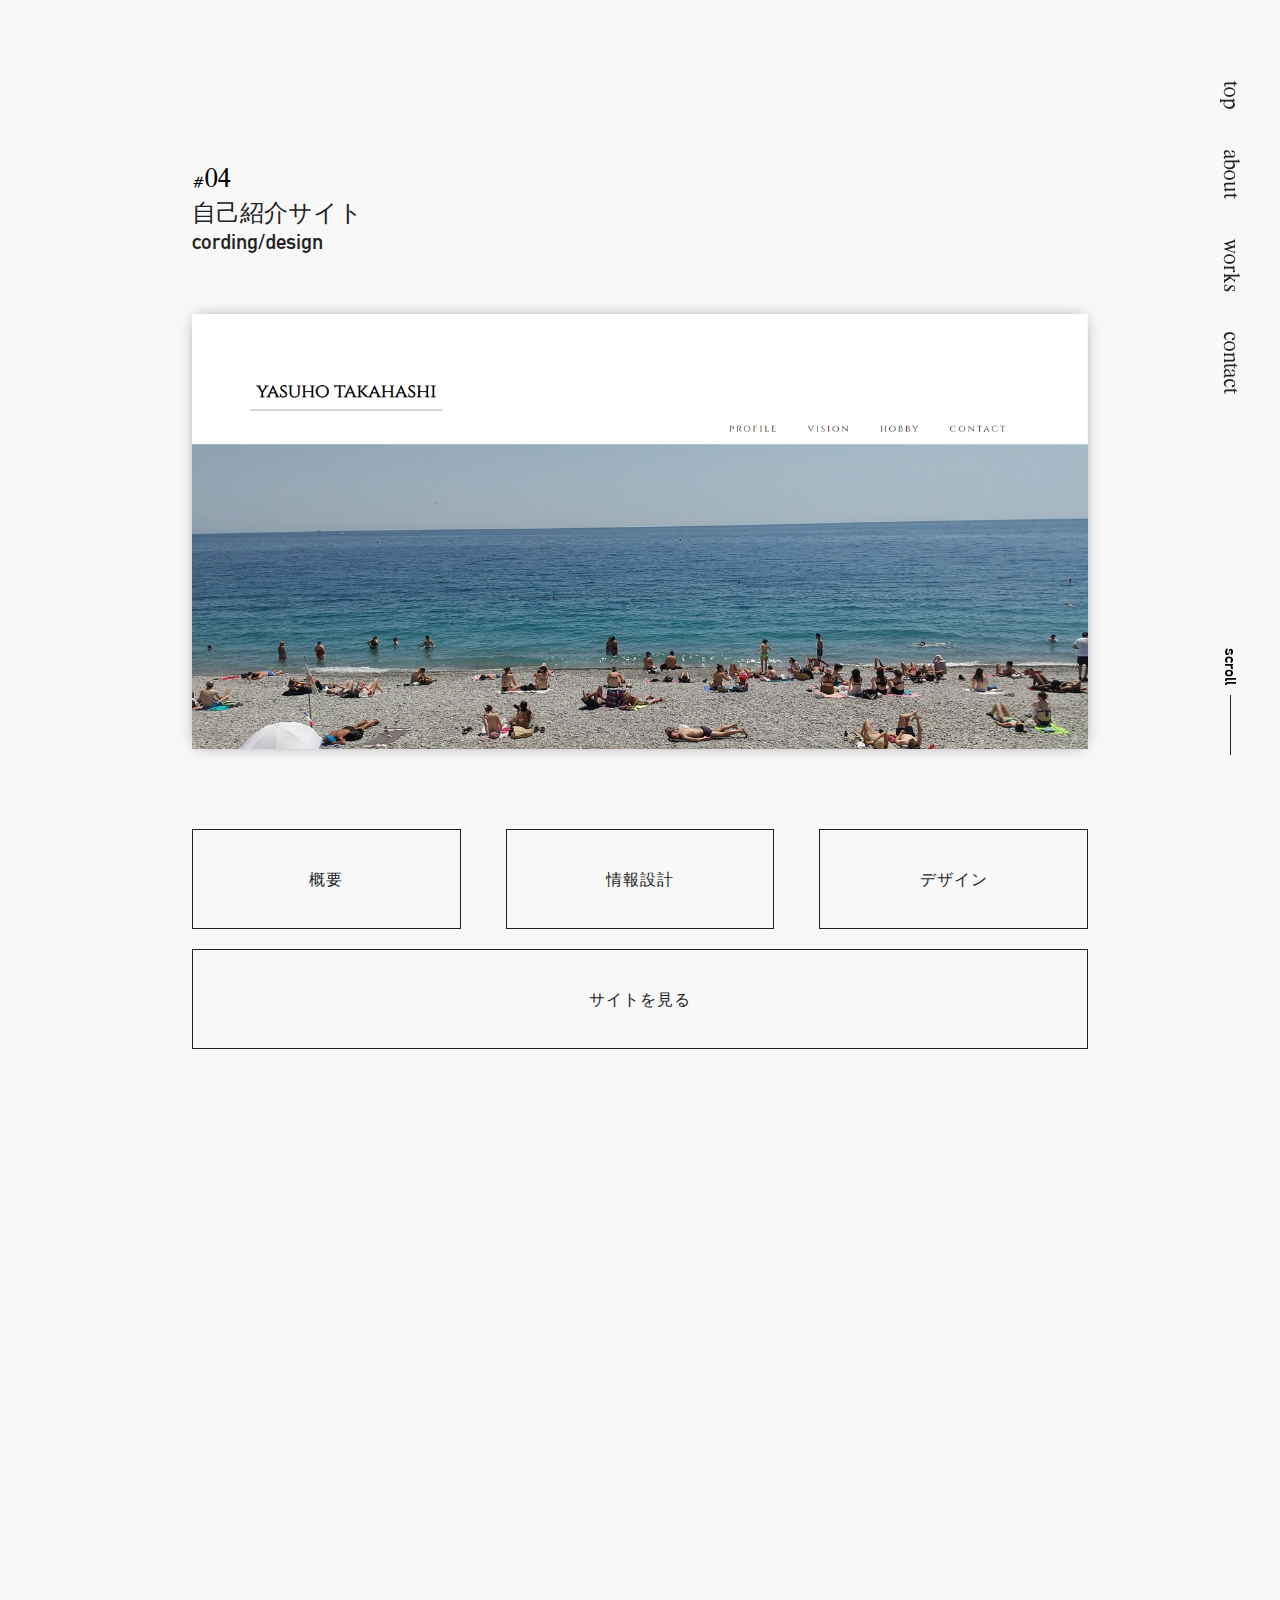
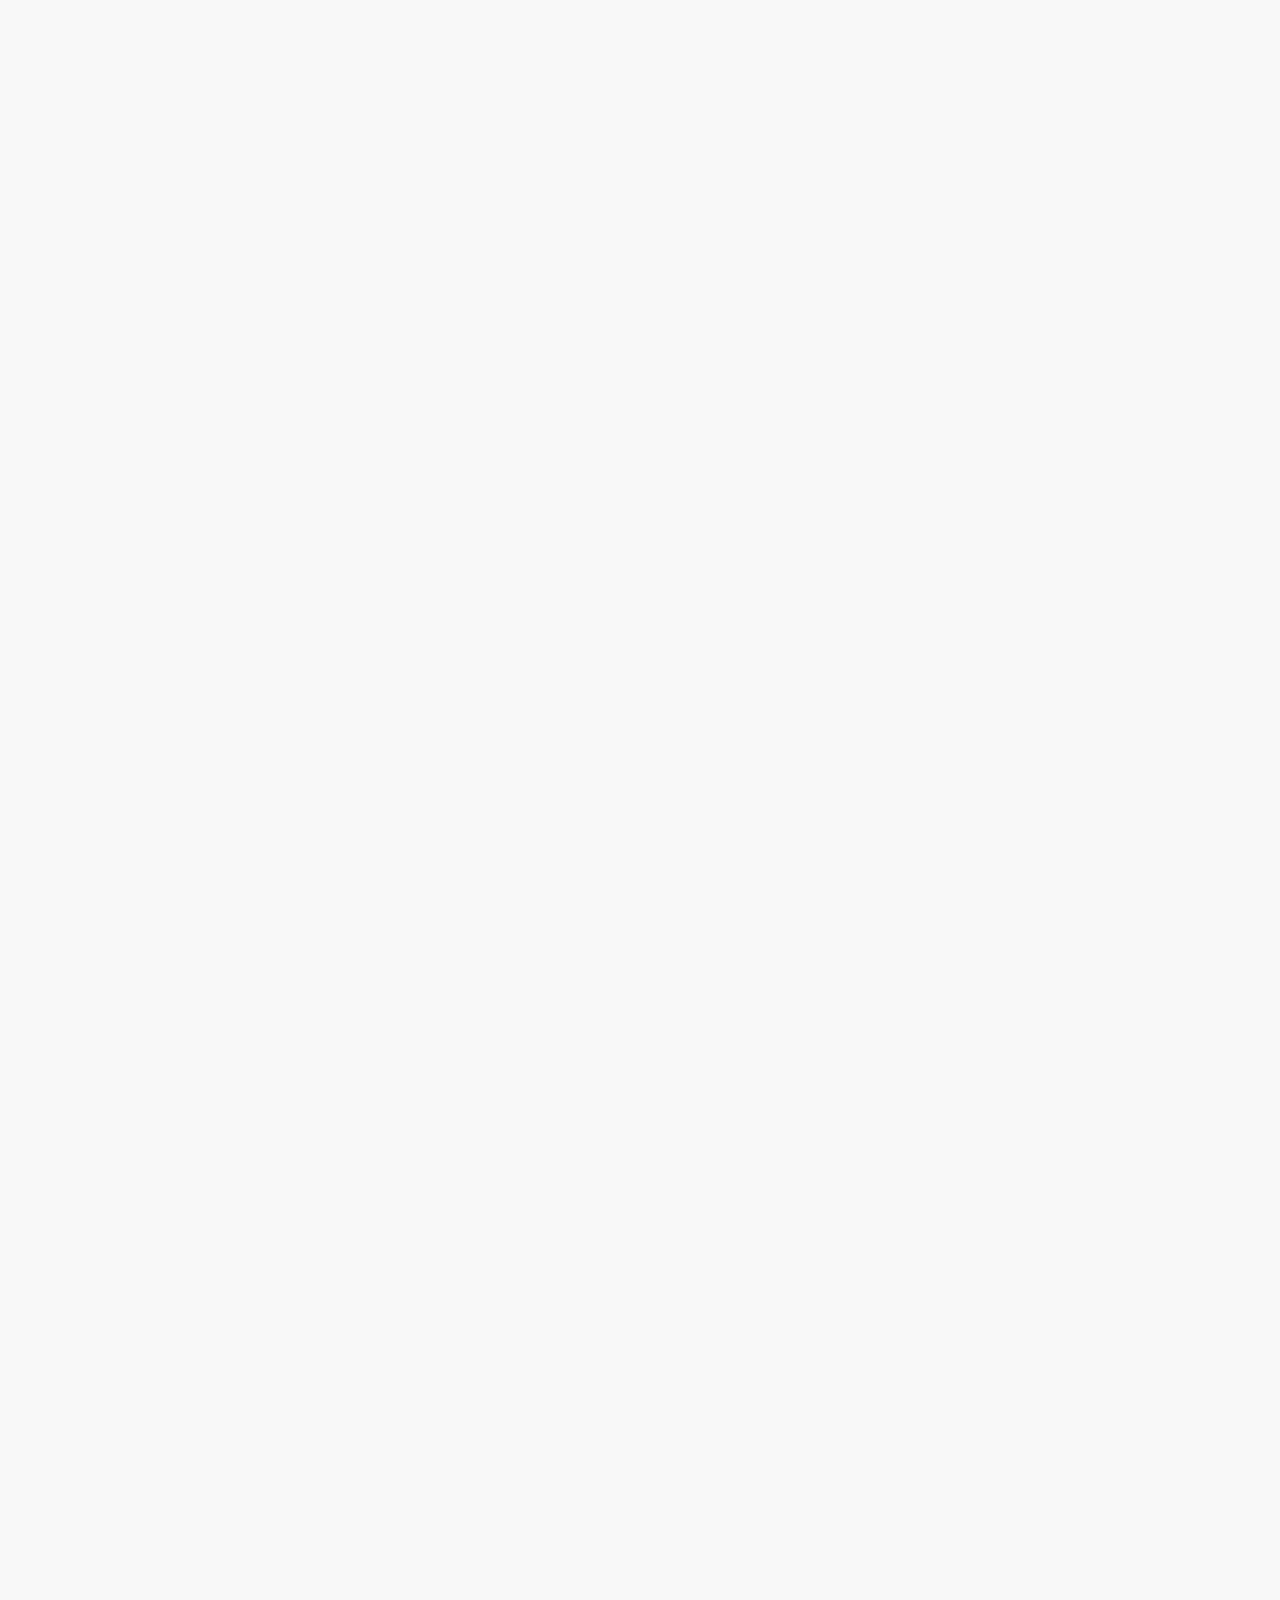
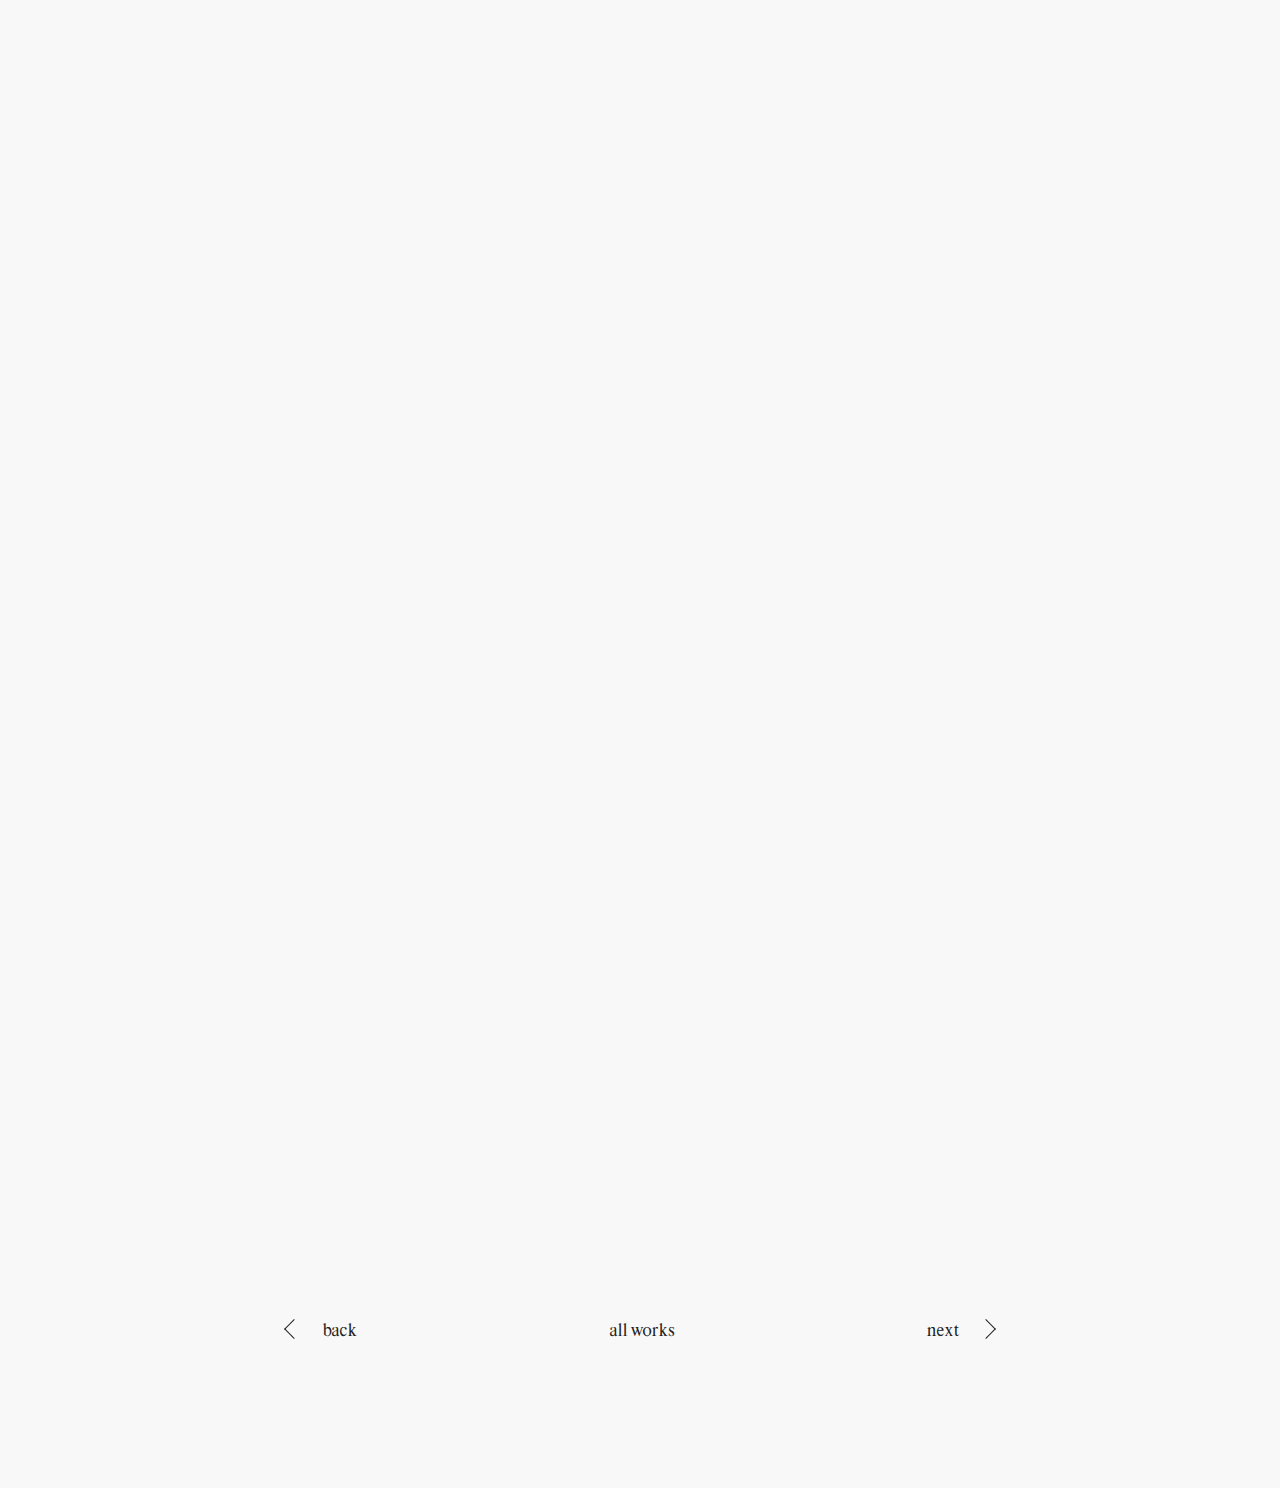
<file: portfolio_works/works-7/p_works7.html>
<!DOCTYPE html>
<html lang="en">
<head>
    <meta charset="UTF-8">
    <meta name="viewport" content="width=device-width, initial-scale=1.0">
    <title>YasuhoTakahashi_portfolio_works07</title>
    <link rel="stylesheet" href="./p_works7.css">
</head>
<body>

<header>
    <nav id="g-nav">
        <ul>
        <li><a href="../../index.html">top</a></li>  
        <li><a href="../../portfolio_about/about.html">about</a></li>  
        <li><a href="../../index.html#works">works</a></li>  
        <li><a href="../../portfolio_about/about.html#contact">contact</a></li>  
        </ul>
        </div>
        </nav>
        <!-- スクロールセット -->
          <main id="main">
              <div class="scroll">scroll<span class="scroll_anime"></span></div>
          </main>

          <!-- works3 -->

        <section class="works3">
        <div class="w3-textbox fadein">
            <div class="top-title-num en-num"><span>#</span>04</div>
            <h2 class="main-title-w3">自己紹介サイト</h2>
            <p class="main-contents">cording/design</p>
        </div>

        <img src="./works7_img/jiko_top.png" alt="jikoshoukai_top">


        <!-- 内容 -->
        <div class="content-area">
            <div class="content-box">
                <a href="#detail-box">概要</a>
            </div>
            <div class="content-box">
                <a href="#detail-box-2">情報設計</a>
            </div>
            <div class="content-box">
                <a href="#design-main">デザイン</a>
            </div>
        </div>
        <div class="contents-site">
            <a href="https://takahashiyasuho.github.io/takahashi_self-introduction/" target="_blank">サイトを見る</a>
        </div>
        </section>

        <div id="detail-box" class="fadeUpTrigger">
            <h2>概要</h2>          
            <dl>
            <div class="news-list">
            <dt>内容</dt>
            <dd>WEBフロントエンド構築の職業訓練校に入学後、1ヶ月目に行った制作課題。
                htmlとcssの基本を学び、初めて制作したサイトです。</dd>
             </div>

            <div class="news-list">
            <dt>目的</dt>
            <dd>自己紹介</dd>
            </div>

            <div class="news-list">
                <dt>ターゲット</dt>
                <dd>転職を検討中の２０代、３０代の社会人男女
                    </dd>
                 </div>

             <div class="news-list">
                <dt>制作期間</dt>
                <dd>デザイン１日間 コーディング４日間</dd>
                </div>     
                
             <div class="news-list">
                <dt>使用ツール</dt>
                <dd>VSCode</dd>
                </div>  
        </dl>
</div>

<div id="detail-box-2" class="fadeUpTrigger">
    <h2>情報設計</h2>          
    <dl>
    <div class="news-list">
    <dt>読みやすさを重視した導線
    </dt>
    <dd>１ページ目はユーザーが疲れづらい文字量に要約し、写真をすっきりと見せることで、
        ユーザーが楽に閲覧できるようにしています。
    </dd>
     </div>

    <div class="news-list">
    <dt>レイアウトに一貫性を持たせる</dt>
    <dd>コンテンツごとのレイアウトを統一することで、情報の定位置を作り、ページ内の同線がわかりやすくなっています。
    </dd>
    </div>

    <div class="news-list">
    <dt>スキルの見える化</dt>
    <dd>スキルをレーティングの星で表現することで視覚的にわかりやすくしています。
        </dd>
    </div>
</dl>
</div>
        
<main id="design-main" class="fadeUpTrigger">
    <h2 class="design_h2">デザイン</h2>  
    <div id="design"> 
        <div class="design-line-l">
        <p>top</p>
        <img src="./works7_img/jiko_hp_all.png" alt="jikoshoukai_hp">
        </div>

        <div class="design-line-r">
        <p>hobby</p>
        <img src="./works7_img/jiko_hp_hobby.png" alt="jikoshoukai_hobby">
        
        <p>about</p>
        <img src="./works7_img/jiko_hp_about.png" alt="jikoshoukai_about">
        
    </div>
    </div>
</main>

<footer>
    <div class="btn-box">
    <a class="arrow_animation_button-back" href="../works-8/p_works8.html">back</a>
    <a class="arrow_animation_button" href="../../index.html#works">all works</a>
    <a class="arrow_animation_button-next" href="../works-3/p_works3.html">next</a>
    </div>
</footer>

<script src="https://code.jquery.com/jquery-3.4.1.min.js" integrity="sha256-CSXorXvZcTkaix6Yvo6HppcZGetbYMGWSFlBw8HfCJo="  crossorigin="anonymous"></script>
<script src="https://coco-factory.jp/ugokuweb/wp-content/themes/ugokuweb/data/5-1-25/js/5-1-25.js"></script>
<script src="./p_works7_js/p_works7.js"></script>
</body>
</html>
</file>
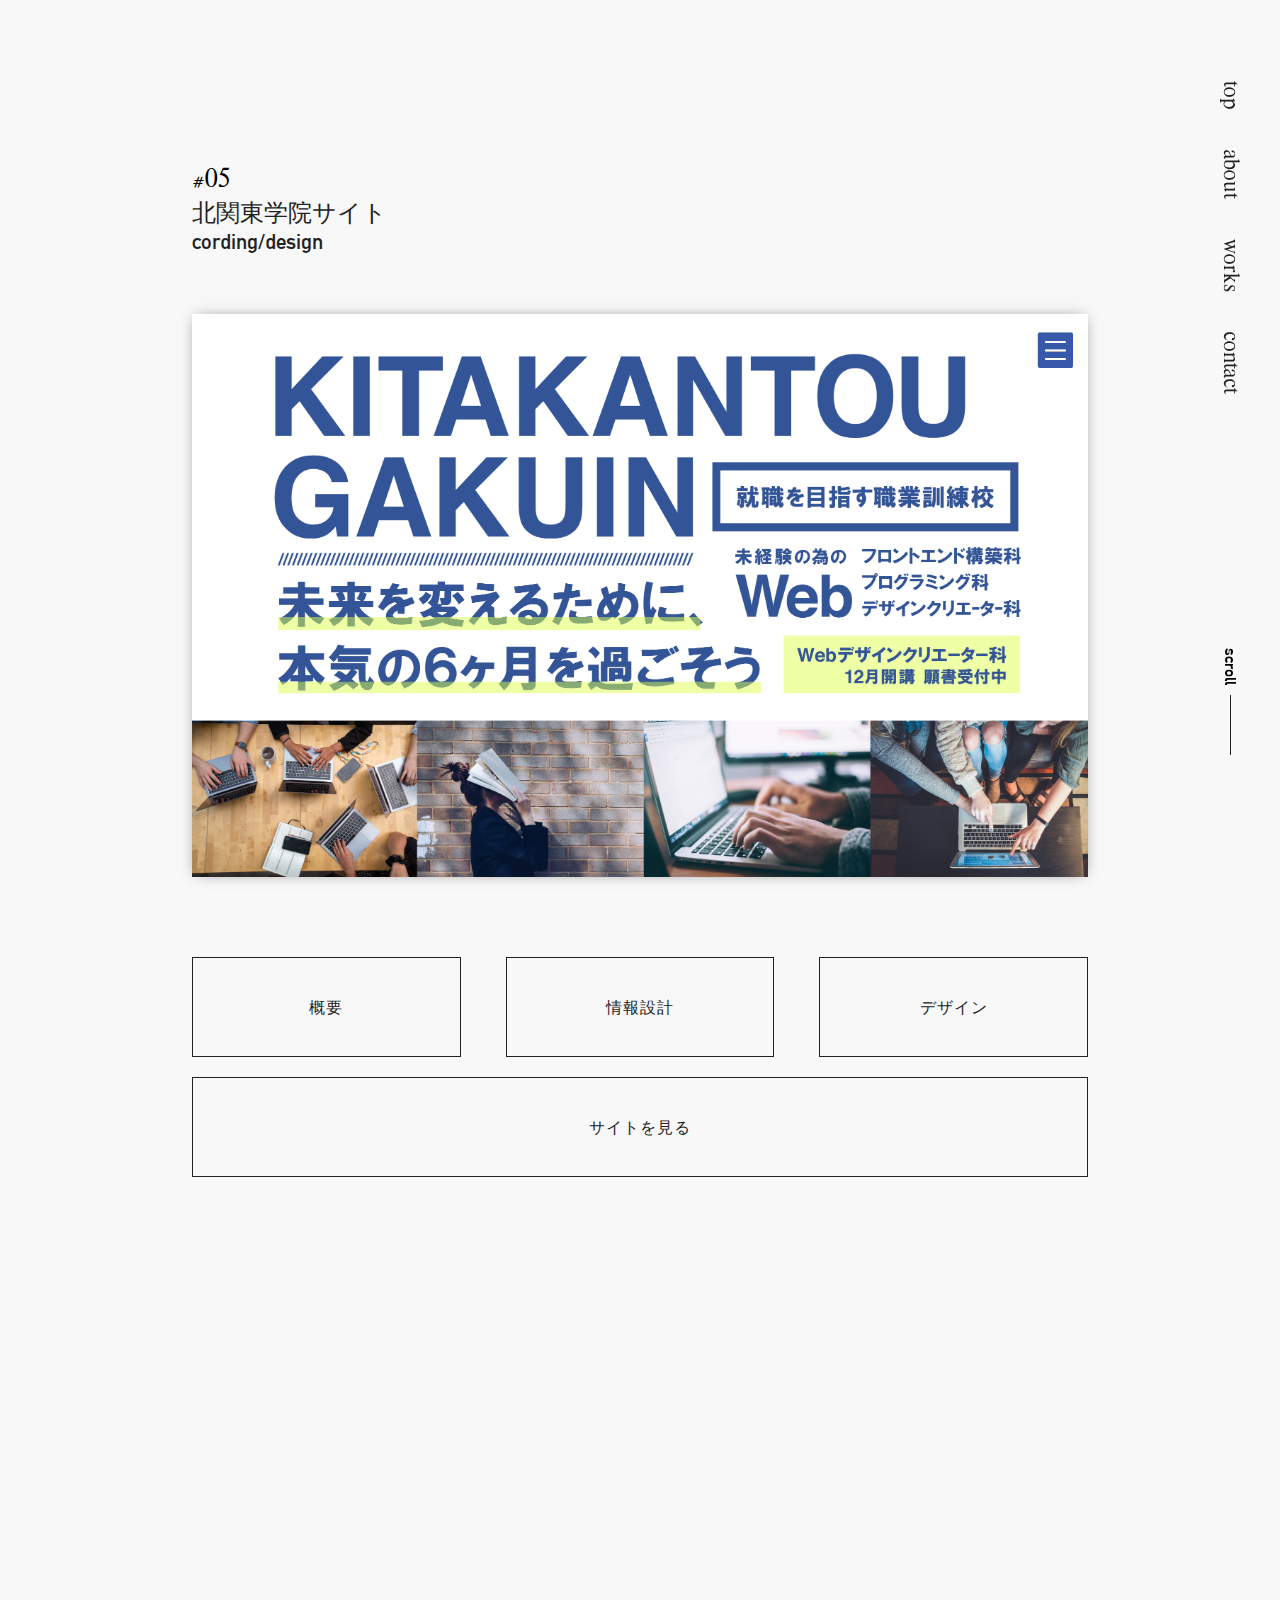
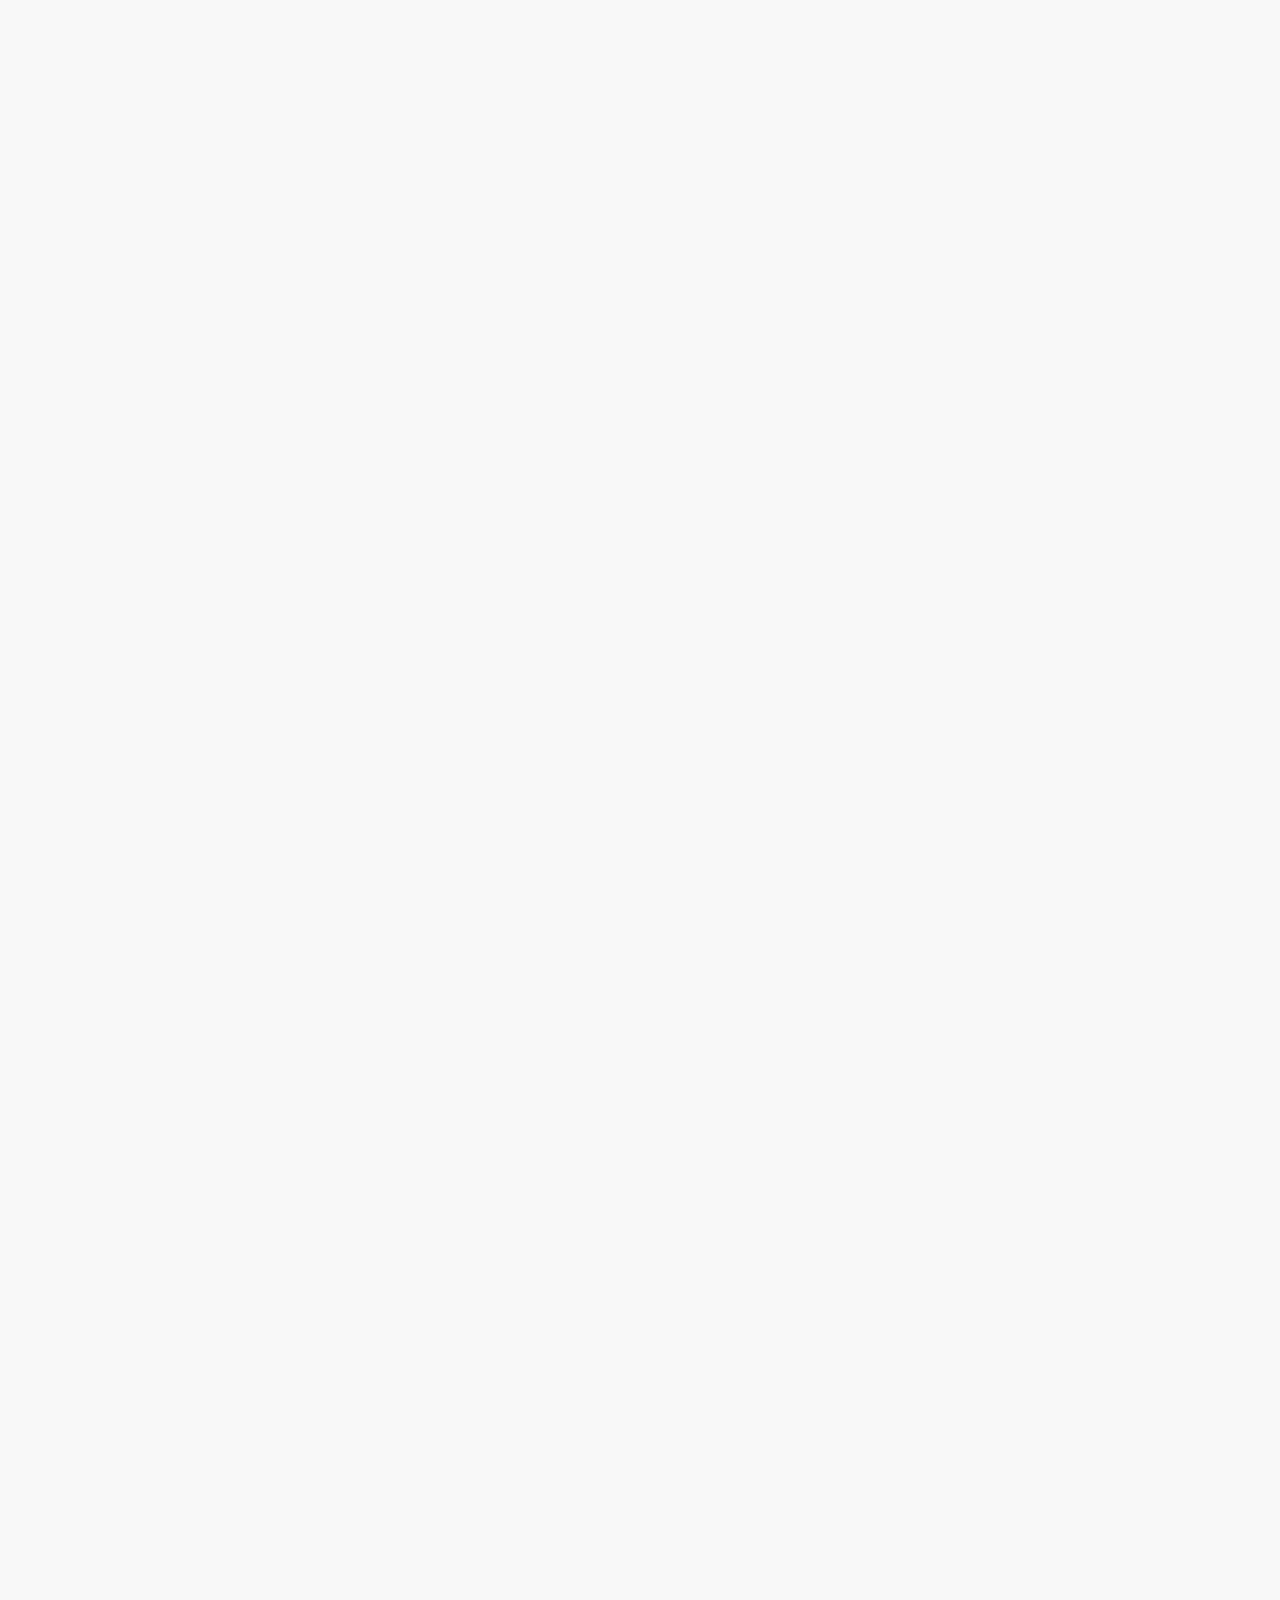
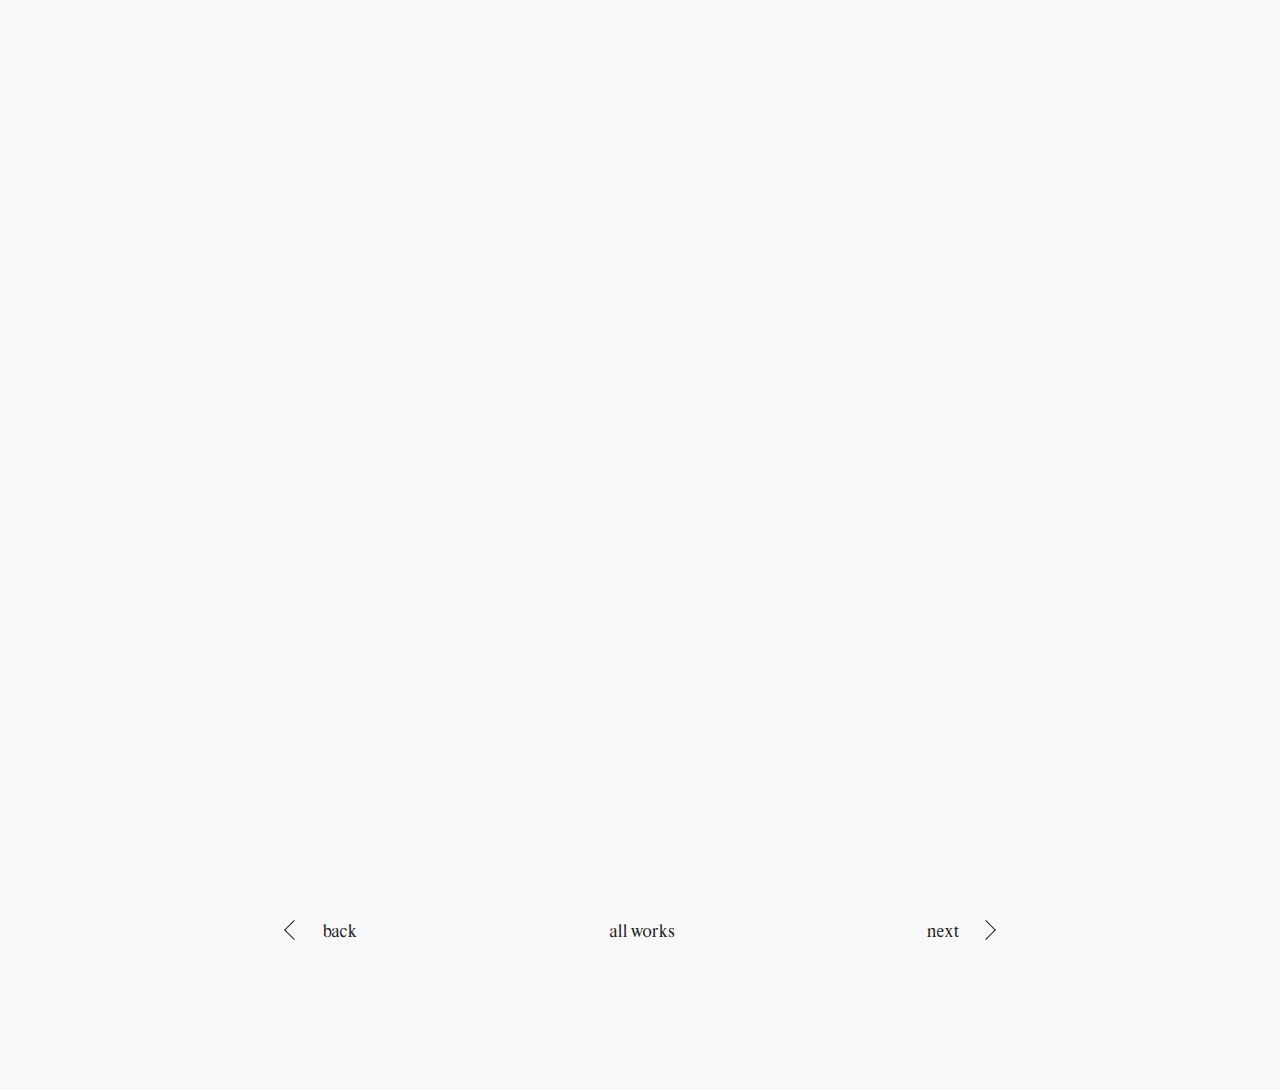
<file: portfolio_works/works-8/p_works8.html>
<!DOCTYPE html>
<html lang="en">
<head>
    <meta charset="UTF-8">
    <meta name="viewport" content="width=device-width, initial-scale=1.0">
    <title>YasuhoTakahashi_portfolio_works08</title>
    <link rel="stylesheet" href="./p_works8.css">
</head>
<body>

<header>
    <nav id="g-nav">
        <ul>
        <li><a href="../../index.html">top</a></li>  
        <li><a href="../../portfolio_about/about.html">about</a></li>  
        <li><a href="../../index.html#works">works</a></li>  
        <li><a href="../../portfolio_about/about.html#contact">contact</a></li>  
        </ul>
        </div>
        </nav>
        <!-- スクロールセット -->
          <main id="main">
              <div class="scroll">scroll<span class="scroll_anime"></span></div>
          </main>

          <!-- works3 -->

        <section class="works3">
        <div class="w3-textbox fadein">
            <div class="top-title-num en-num"><span>#</span>05</div>
            <h2 class="main-title-w3">北関東学院サイト</h2>
            <p class="main-contents">cording/design</p>
        </div>

        <img src="./works8_img/kitakan_top_big.png" alt="kitakan_top">


        <!-- 内容 -->
        <div class="content-area">
            <div class="content-box">
                <a href="#detail-box">概要</a>
            </div>
            <div class="content-box">
                <a href="#detail-box-2">情報設計</a>
            </div>
            <div class="content-box">
                <a href="#design-main">デザイン</a>
            </div>
        </div>
        <div class="contents-site">
            <a href="https://takahashiyasuho.github.io/kitakantou_hp/" target="_blank">サイトを見る</a>
        </div>
        </section>

        <div id="detail-box" class="fadeUpTrigger">
            <h2>概要</h2>          
            <dl>
            <div class="news-list">
            <dt>内容</dt>
            <dd>WEBフロントエンド構築の職業訓練校に入学後、2ヶ月目に行った制作課題。
                既存のサイトの問題点を再検討し、より情報が伝わりやすいようリニューアルしました。</dd>
             </div>

            <div class="news-list">
            <dt>目的</dt>
            <dd>認知向上、アクセス数向上</dd>
            </div>

            <div class="news-list">
                <dt>ターゲット</dt>
                <dd>転職を検討中の20代、30代の社会人男女
                    </dd>
                 </div>

             <div class="news-list">
                <dt>制作期間</dt>
                <dd>デザイン１日間 コーディング３日間</dd>
                </div>     
                
             <div class="news-list">
                <dt>使用ツール</dt>
                <dd>figma / VSCode / Photoshop / illustrator</dd>
                </div>  
        </dl>
</div>

<div id="detail-box-2" class="fadeUpTrigger">
    <h2>情報設計</h2>          
    <dl>
    <div class="news-list">
    <dt>読みやすさを重視した導線
    </dt>
    <dd>ターゲットに刺さるコピーの再検討し、ダイレクトに伝わるデザインにしました。
    情報を整理し、文字量を抑えることで、短時間でも必要な情報を収集できるよう配慮しました。詳細情報は別ページで表示し、
    必要な情報をユーザーに合わせて取捨選択できるようにしています。
    </dd>
     </div>

    <div class="news-list">
    <dt>サポート体制のアピールを強化</dt>
    <dd>元サイトでは、文章によるサポート体制の説明でしたが、イラストと動きを追加することで、アピールポイントをであるサポート体制の
        ビジュアルを強化しました。
    </dd>
    </div>

    <div class="news-list">
    <dt>自分ごと化できる画像の選定</dt>
    <dd>イメージ画像を複数スライダーで流すことで、職業訓練に通う自分の姿をイメージしてもらえるようにしています。
        </dd>
    </div>
</dl>
</div>
        
<main id="design-main" class="fadeUpTrigger">
    <h2 class="design_h2">デザイン</h2>  
    <div id="design"> 
        <div class="design-line-l">
        <img src="./works8_img/kitakanto_hp_2_ss_top.jpg" alt="kitakan_hp">
        </div>

        <div class="design-line-r">
            <img src="./works8_img/kitakanto_hp_2_ss_buttom.jpg" alt="kitakan_hp">

    </div>
    </div>
</main>

<footer>
    <div class="btn-box">
    <a class="arrow_animation_button-back" href="../works-9/p_works9.html">back</a>
    <a class="arrow_animation_button" href="../../index.html#works">all works</a>
    <a class="arrow_animation_button-next" href="../works-7/p_works7.html">next</a>
    </div>
</footer>

<script src="https://code.jquery.com/jquery-3.4.1.min.js" integrity="sha256-CSXorXvZcTkaix6Yvo6HppcZGetbYMGWSFlBw8HfCJo="  crossorigin="anonymous"></script>
<script src="https://coco-factory.jp/ugokuweb/wp-content/themes/ugokuweb/data/5-1-25/js/5-1-25.js"></script>
<script src="./p_works8_js/p_works8.js"></script>
</body>
</html>
</file>
<file: portfolio_works/works-1/p_works1.css>
@charset "utf-8";

*{
    margin: 0;
    padding: 0;
    box-sizing: border-box;
}

/* 共通 */
@font-face {
    font-family: "myfont";
    src: url(../../font/din1451alt.ttf) format("truetype");  
  }

@font-face{
  font-family: "myfont-nm";
  src: url(../../font/OPTITimes-Roman.otf) format("opentype");
}

@font-face{
  font-family: "myfont-nm-#";
  src: url(../../font/OPTITimesRoman-Italic.otf) format("opentype");
}

p,h2,h3,dl,dd {
    font-family: "myfont-nm", serif;
    font-weight: 500;
    color: #222;
  }

a{
  text-decoration: none;
  color: #222;
}

li{
  list-style-type: none;
}

html{
    scroll-behavior: smooth;
  }

body{
    /* background: url(../../img/bg.jpg); */
    background: rgb(248 248 248);
    width: 100%;
    background-position: top;
    background-size: cover;
    background-attachment: fixed;
}

#g-nav{
    position: fixed;
    right: 35px;
    top: 40px
}

#g-nav li{
    writing-mode: vertical-rl;
    margin-top: 40px;
    font-size: 1.2rem;
    font-family: "myfont-nm";
}


/* スクロールマーク */
.scroll{
    position:fixed;
    right: 40px;
    bottom: 15%;
    writing-mode: vertical-rl;
    display: flex;
    flex-direction: row;
    align-items: center;
    font-family: "myfont";
}

.scroll span{
    width: 1px;
    height: 60px;
    background: #222;
    margin: 10px 0px;
}

.scroll_anime{
    animation-name: scrollanime;
    animation-fill-mode:backwards;/*最初の状態に戻る*/
    animation-duration:1.6s;/*1.6秒で*/
    animation-iteration-count:infinite;/*繰り返す*/
    animation-timing-function:ease;/*最初と最後が緩やかに動く*/
    animation-delay: 0.5s;
    animation-direction:normal;
}

@keyframes scrollanime{
    0%{
        opacity: 0;
        transform: translateY(-10px);
    }

    30%{
      opacity: .7;
  }

    100%{
        opacity: 1;
        transform: translateY(50px);
    }
    }

/* フェードイン */
.fadeUpTrigger{
  opacity: 0;
  }

  
.fadeUp {
  animation-name: fadeUpAnime;
  animation-duration:2s;
  animation-fill-mode:forwards;
  opacity: 0;
}

@keyframes fadeUpAnime{
from {
  opacity: 0;
  transform: translateY(100px);
}
to {
  opacity: 1;
  transform: translateY(0);
}
}

/* フェードインおわり */

/* works3 */

.works3{
  margin-top: 160px;
}

  .w3-textbox{
    margin:60px 20%;
  }

  .top-title-num {
    font-family: "myfont-nm";
    font-size: 1.5rem;
}

.top-title-num span {
  font-family: "myfont-nm-#";
  font-size: .9rem;
}

  .fadein{
    animation-name: fadeIn;
    animation-duration: 3s;
    animation-timing-function: ease;
    animation-delay: .5s;
    animation-iteration-count: 1;
    animation-direction: normal;
    animation-fill-mode: backwards;
  }

  @keyframes fadeIn {
    from {
      opacity: 0;
      transform: translateX(30px);
    }
    to {
      opacity: 1;
      transform: translateX(0);
    }
  }

.main-contents{
  font-family: "myfont";
  font-size: 1.3rem;
}

.works3 img{
  width: 60%;
  object-fit: contain;
  object-position: center;
  display: block;
  margin: 0 auto;
  box-shadow: 0px 0px 15px -5px #777777;
}

.content-area{
  width: 60%;
  display: flex;
  justify-content: space-between;
  align-items: center;
  margin:80px auto 20px auto;
}

.content-box{
  width: 48%;
  height: 100px;
  border: 1px solid #222;
  text-align: center;
  display: flex;
  align-items: center;
  justify-content: center;
}

.content-box a,
.contents-site a{
  letter-spacing: 1px;
  font-family: "myfont-nm", serif;
  font-weight: 500;
}

.contents-site{
  width: 60%;
  height: 100px;
  border: 1px solid #222;
  display: flex;
  justify-content: center;
  align-items: center;
  margin: 0 auto;
}

/* 内容 */
#detail-box,
#detail-box-2{
  margin: 50px auto;
  width: 60%;
}

dl{
  margin: 50px 0;
}

#detail-box h2,
#detail-box-2 h2,
.design_h2{
  border-bottom: 1px solid #222;
  letter-spacing: 2px;
  padding-top: 80px;
}

#detail-box h3{
  padding: 10px 0;
}

.news-list dt,
.news-list dd{
  text-align: justify;
  padding: 20px;
}

.news-list dt {
  width: 30%;
}
.news-list dd {
  width: 70%;
  flex-wrap: wrap;
}
.news-list{
  border-bottom: 1px dotted #222;
  margin-bottom: 30px;
  padding-bottom: 30px;
  display: flex;
}

/* design */
#design-main{
  width: 70%;
  margin: 0 auto;
}

#design{
  width: 100%;
  display: flex;
  justify-content: space-between;
  margin-top: 80px;
}

.design-line-l{
  width: 45%;
}

.design-line-c{
  width: 30%;
}

.design-line-r{
  width: 15%;
}


.design-line-l img,
.design-line-r img,
.design-line-c img{
  width: 100%;
  object-fit: cover;
  object-position: top;
  box-shadow: 0px 0px 15px -5px #777777;
}

.design-line-r{
  display: flex;
  flex-direction: column;
}

/* footer */
footer{
  width: 70%;
  height: 300px;
  margin: 0 auto;
}

.btn-box{
  display: flex;
  justify-content: space-between;
  padding: 80px;
}

.arrow_animation_button,
.arrow_animation_button-back,
.arrow_animation_button-next {
  display: inline-block;
  position: relative;
  padding: 10px 20px 10px 50px;
  color: #222;
  font-family: "myfont-nm";
  padding: 50px;
}


.arrow_animation_button-back::before { /* 矢印の表示設定 */
  content: "";
  position: absolute;
  margin: auto;
  top: 0;
  bottom: 0;
  left: 15px;
  width: 13px;
  height: 13px;
  border-top: 1px solid #222;
  border-right: 1px solid #222;
  transform: rotate(-135deg);
  animation: slideBlink 2s linear infinite; /* アニメーションの初期設定 */
}
 
.arrow_animation_button-next::after { /* ひだり側の矢印の表示設定 */
  content: "";
  position: absolute;
  margin: auto;
  top: 0;
  bottom: 0;
  right: 15px;
  width: 13px;
  height: 13px;
  border-top: 1px solid #222;
  border-right: 1px solid #222;
  transform: rotate(45deg);
}

/* レスポンシブ */
@media screen and (min-width:320px) and (max-width:600px){
  #g-nav {
    display: flex;
    justify-content: center;
    width: 100%;
    height: 80px;
    z-index: 99;
    position: fixed;
    right: 0px;
    top: 0px;
    padding: 15px;
    background: #333;
}

#g-nav ul {
  display: flex;
  justify-content: space-between;
  align-items: center;
  width: 70%;
}

#g-nav li {
  font-family: "myfont-nm";
  writing-mode: horizontal-tb;
  margin-top: 0px;
}

#g-nav li a{
  font-size: 1.2rem;
  color: snow;
}

.scroll{
   display:none
  }

.btn-box {
    display: flex;
    justify-content: center;
    padding: 80px;
    flex-direction: row;
}

#detail-box, #detail-box-2,#design-main {
  margin: 0 auto;
  padding-top: 120px;
}

.works3 {
  margin: 160px 0px 0px 0px;
}

.design-line-l, .design-line-r{
  width: 48%;
}
}

@media screen and (min-width:320px) and (max-width:400px){
  .w3-textbox {
    margin: 80px 10%;
}
  .news-list {
    display: flex;
    flex-direction: column;
}

.works3 img,
.content-area,
.contents-site,
#detail-box,
#detail-box-2,
#design-main{
  width: 80%;
}

.news-list dd,
.news-list dt {
  width: 100%;
}

.news-list dt, .news-list dd {
  padding: 10px;
}

#design{
  display: flex;
  flex-direction: column;
}

.design-line-l, .design-line-r,
.design-line-c {
width: 100%;
}

.arrow_animation_button, .arrow_animation_button-back, .arrow_animation_button-next {
  text-align: center;
  padding: 30px;
}

.arrow_animation_button-next::after {
  top: 0;
  bottom: 20%;
  right: 5px;
}

.arrow_animation_button-back::before {
  top: 0;
  bottom: 20%;
  left: 5px;
}
}
</file>
<file: portfolio_works/works-2/p_works2.css>
@charset "utf-8";

*{
    margin: 0;
    padding: 0;
    box-sizing: border-box;
}

/* 共通 */
@font-face {
    font-family: "myfont";
    src: url(../../font/din1451alt.ttf) format("truetype");  
  }

@font-face{
  font-family: "myfont-nm";
  src: url(../../font/OPTITimes-Roman.otf) format("opentype");
}

@font-face{
  font-family: "myfont-nm-#";
  src: url(../../font/OPTITimesRoman-Italic.otf) format("opentype");
}

p,h2,h3,dl,dd {
    font-family: "myfont-nm", serif;
    font-weight: 500;
    color: #222;
  }

a{
  text-decoration: none;
  color: #222;
}

li{
  list-style-type: none;
}

html{
    scroll-behavior: smooth;
  }

body{
    /* background: url(../../img/bg.jpg); */
    background: rgb(248 248 248);
    width: 100%;
    background-position: top;
    background-size: cover;
    background-attachment: fixed;
}

#g-nav{
    position: fixed;
    right: 35px;
    top: 40px
}

#g-nav li{
    writing-mode: vertical-rl;
    margin-top: 40px;
    font-size: 1.2rem;
    font-family: "myfont-nm";
}


/* スクロールマーク */
.scroll{
    position:fixed;
    right: 40px;
    bottom: 15%;
    writing-mode: vertical-rl;
    display: flex;
    flex-direction: row;
    align-items: center;
    font-family: "myfont";
}

.scroll span{
    width: 1px;
    height: 60px;
    background: #222;
    margin: 10px 0px;
}

.scroll_anime{
    animation-name: scrollanime;
    animation-fill-mode:backwards;/*最初の状態に戻る*/
    animation-duration:1.6s;/*1.6秒で*/
    animation-iteration-count:infinite;/*繰り返す*/
    animation-timing-function:ease;/*最初と最後が緩やかに動く*/
    animation-delay: 0.5s;
    animation-direction:normal;
}

@keyframes scrollanime{
    0%{
        opacity: 0;
        transform: translateY(-10px);
    }

    30%{
      opacity: .7;
  }

    100%{
        opacity: 1;
        transform: translateY(50px);
    }
    }

/* フェードイン */
.fadeUpTrigger{
  opacity: 0;
  }

  
.fadeUp {
  animation-name: fadeUpAnime;
  animation-duration:2s;
  animation-fill-mode:forwards;
  opacity: 0;
}

@keyframes fadeUpAnime{
from {
  opacity: 0;
  transform: translateY(100px);
}
to {
  opacity: 1;
  transform: translateY(0);
}
}

/* フェードインおわり */

/* works3 */

.works3{
  margin-top: 160px;
}

  .w3-textbox{
    margin:60px 30%;
  }

  .top-title-num {
    font-family: "myfont-nm";
    font-size: 1.5rem;
}

.top-title-num span {
  font-family: "myfont-nm-#";
  font-size: .9rem;
}

  .fadein{
    animation-name: fadeIn;
    animation-duration: 3s;
    animation-timing-function: ease;
    animation-delay: .5s;
    animation-iteration-count: 1;
    animation-direction: normal;
    animation-fill-mode: backwards;
  }

  @keyframes fadeIn {
    from {
      opacity: 0;
      transform: translateX(30px);
    }
    to {
      opacity: 1;
      transform: translateX(0);
    }
  }

.main-contents{
  font-family: "myfont";
  font-size: 1.3rem;
}

.works3 img{
  width: 40%;
  object-fit: contain;
  object-position: center;
  display: block;
  margin: 0 auto;
  box-shadow: 0px 0px 15px -5px #777777;
}

.content-area{
  width: 40%;
  display: flex;
  justify-content: space-between;
  align-items: center;
  margin:80px auto 20px auto;
}

.content-box{
  width: 45%;
  height: 100px;
  border: 1px solid #222;
  text-align: center;
  display: flex;
  align-items: center;
  justify-content: center;
}

.content-box a,
.contents-site a{
  letter-spacing: 1px;
  font-family: "myfont-nm", serif;
  font-weight: 500;
}

.contents-site{
  width: 70%;
  height: 100px;
  border: 1px solid #222;
  display: flex;
  justify-content: center;
  align-items: center;
  margin: 0 auto;
}

/* 内容 */
#detail-box,
#detail-box-2{
  margin: 50px auto;
  width: 60%;
}

dl{
  margin: 50px 0;
}

#detail-box h2,
#detail-box-2 h2,
.design_h2{
  border-bottom: 1px solid #222;
  letter-spacing: 2px;
  padding-top: 80px;
}

#detail-box h3{
  padding: 10px 0;
}

.news-list dt,
.news-list dd{
  text-align: justify;
  padding: 20px;
}

.news-list dt {
  width: 30%;
}
.news-list dd {
  width: 70%;
  flex-wrap: wrap;
}
.news-list{
  border-bottom: 1px dotted #222;
  margin-bottom: 30px;
  padding-bottom: 30px;
  display: flex;
}

/* design */
#design-main{
  width: 70%;
  margin: 0 auto;
}

#design{
  width: 100%;
  display: flex;
  justify-content: space-between;
  margin-top: 80px;
}

.design-line-l{
  width: 45%;
}

.design-line-c{
  width: 30%;
}

.design-line-r{
  width: 15%;
}


.design-line-l img,
.design-line-r img,
.design-line-c img{
  width: 100%;
  object-fit: cover;
  object-position: top;
  box-shadow: 0px 0px 15px -5px #777777;
}

.design-line-r{
  display: flex;
  flex-direction: column;
}

/* footer */
footer{
  width: 70%;
  height: 300px;
  margin: 0 auto;
}

.btn-box{
  display: flex;
  justify-content: space-between;
  padding: 80px;
}

.arrow_animation_button,
.arrow_animation_button-back,
.arrow_animation_button-next {
  display: inline-block;
  position: relative;
  padding: 10px 20px 10px 50px;
  color: #222;
  font-family: "myfont-nm";
  padding: 50px;
}


.arrow_animation_button-back::before { /* 矢印の表示設定 */
  content: "";
  position: absolute;
  margin: auto;
  top: 0;
  bottom: 0;
  left: 15px;
  width: 13px;
  height: 13px;
  border-top: 1px solid #222;
  border-right: 1px solid #222;
  transform: rotate(-135deg);
  animation: slideBlink 2s linear infinite; /* アニメーションの初期設定 */
}
 
.arrow_animation_button-next::after { /* ひだり側の矢印の表示設定 */
  content: "";
  position: absolute;
  margin: auto;
  top: 0;
  bottom: 0;
  right: 15px;
  width: 13px;
  height: 13px;
  border-top: 1px solid #222;
  border-right: 1px solid #222;
  transform: rotate(45deg);
}

/* レスポンシブ */
@media screen and (min-width:320px) and (max-width:600px){
  #g-nav {
    display: flex;
    justify-content: center;
    width: 100%;
    height: 80px;
    z-index: 99;
    position: fixed;
    right: 0px;
    top: 0px;
    padding: 15px;
    background: #333;
}

#g-nav ul {
  display: flex;
  justify-content: space-between;
  align-items: center;
  width: 70%;
}

#g-nav li {
  font-family: "myfont-nm";
  writing-mode: horizontal-tb;
  margin-top: 0px;
}

#g-nav li a{
  font-size: 1.2rem;
  color: snow;
}

.scroll{
   display:none
  }

.btn-box {
    display: flex;
    justify-content: center;
    padding: 80px;
    flex-direction: row;
}

#detail-box, #detail-box-2,#design-main {
  margin: 0 auto;
  padding-top: 120px;
}

.works3 {
  margin: 160px 0px 0px 0px;
}

.design-line-l, .design-line-r{
  width: 48%;
}
}

@media screen and (min-width:320px) and (max-width:400px){
  .w3-textbox {
    margin: 80px 10%;
}
  .news-list {
    display: flex;
    flex-direction: column;
}

.works3 img,
.content-area,
.contents-site,
#detail-box,
#detail-box-2,
#design-main{
  width: 80%;
}

.news-list dd,
.news-list dt {
  width: 100%;
}

.news-list dt, .news-list dd {
  padding: 10px;
}

#design{
  display: flex;
  flex-direction: column;
}

.design-line-l, .design-line-r,
.design-line-c {
width: 100%;
}

.arrow_animation_button, .arrow_animation_button-back, .arrow_animation_button-next {
  text-align: center;
  padding: 30px;
}

.arrow_animation_button-next::after {
  top: 0;
  bottom: 20%;
  right: 5px;
}

.arrow_animation_button-back::before {
  top: 0;
  bottom: 20%;
  left: 5px;
}
}
</file>
<file: portfolio_works/works-3/p_works3.css>
@charset "utf-8";

*{
    margin: 0;
    padding: 0;
    box-sizing: border-box;
}

/* 共通 */
@font-face {
    font-family: "myfont";
    src: url(../../font/din1451alt.ttf) format("truetype");  
  }

@font-face{
  font-family: "myfont-nm";
  src: url(../../font/OPTITimes-Roman.otf) format("opentype");
}

@font-face{
  font-family: "myfont-nm-#";
  src: url(../../font/OPTITimesRoman-Italic.otf) format("opentype");
}

p,h2,h3,dl,dd {
    font-family: "myfont-nm", serif;
    font-weight: 500;
    color: #222;
  }

a{
  text-decoration: none;
  color: #222;
}

li{
  list-style-type: none;
}

html{
    scroll-behavior: smooth;
  }

body{
    /* background: url(../../img/bg.jpg); */
    background: rgb(248 248 248);
    width: 100%;
    background-position: top;
    background-size: cover;
    background-attachment: fixed;
}

#g-nav{
    position: fixed;
    right: 35px;
    top: 40px
}

#g-nav li{
    writing-mode: vertical-rl;
    margin-top: 40px;
    font-size: 1.2rem;
    font-family: "myfont-nm";
}


/* スクロールマーク */
.scroll{
    position:fixed;
    right: 40px;
    bottom: 15%;
    writing-mode: vertical-rl;
    display: flex;
    flex-direction: row;
    align-items: center;
    font-family: "myfont";
}

.scroll span{
    width: 1px;
    height: 60px;
    background: #222;
    margin: 10px 0px;
}

.scroll_anime{
    animation-name: scrollanime;
    animation-fill-mode:backwards;/*最初の状態に戻る*/
    animation-duration:1.6s;/*1.6秒で*/
    animation-iteration-count:infinite;/*繰り返す*/
    animation-timing-function:ease;/*最初と最後が緩やかに動く*/
    animation-delay: 0.5s;
    animation-direction:normal;
}

@keyframes scrollanime{
    0%{
        opacity: 0;
        transform: translateY(-10px);
    }

    30%{
      opacity: .7;
  }

    100%{
        opacity: 1;
        transform: translateY(50px);
    }
    }

/* フェードイン */
.fadeUpTrigger{
  opacity: 0;
  }

  
.fadeUp {
  animation-name: fadeUpAnime;
  animation-duration:2s;
  animation-fill-mode:forwards;
  opacity: 0;
}

@keyframes fadeUpAnime{
from {
  opacity: 0;
  transform: translateY(100px);
}
to {
  opacity: 1;
  transform: translateY(0);
}
}

/* フェードインおわり */

/* works3 */

.works3{
  margin-top: 160px;
}

  .w3-textbox{
    margin:60px 30%;
  }

  .top-title-num {
    font-family: "myfont-nm";
    font-size: 1.5rem;
}

.top-title-num span {
  font-family: "myfont-nm-#";
  font-size: .9rem;
}

  .fadein{
    animation-name: fadeIn;
    animation-duration: 3s;
    animation-timing-function: ease;
    animation-delay: .5s;
    animation-iteration-count: 1;
    animation-direction: normal;
    animation-fill-mode: backwards;
  }

  @keyframes fadeIn {
    from {
      opacity: 0;
      transform: translateX(30px);
    }
    to {
      opacity: 1;
      transform: translateX(0);
    }
  }

.main-contents{
  font-family: "myfont";
  font-size: 1.3rem;
}

.works3 img{
  width: 40%;
  object-fit: contain;
  object-position: center;
  display: block;
  margin: 0 auto;
  box-shadow: 0px 0px 15px -5px #777777;
}

.content-area{
  width: 40%;
  display: flex;
  justify-content: space-between;
  align-items: center;
  margin:80px auto 20px auto;
}

.content-box{
  width: 45%;
  height: 100px;
  border: 1px solid #222;
  text-align: center;
  display: flex;
  align-items: center;
  justify-content: center;
}

.content-box a,
.contents-site a{
  letter-spacing: 1px;
  font-family: "myfont-nm", serif;
  font-weight: 500;
}

.contents-site{
  width: 70%;
  height: 100px;
  border: 1px solid #222;
  display: flex;
  justify-content: center;
  align-items: center;
  margin: 0 auto;
}

/* 内容 */
#detail-box,
#detail-box-2{
  margin: 50px auto;
  width: 60%;
}

dl{
  margin: 50px 0;
}

#detail-box h2,
#detail-box-2 h2,
.design_h2{
  border-bottom: 1px solid #222;
  letter-spacing: 2px;
  padding-top: 80px;
}

#detail-box h3{
  padding: 10px 0;
}

.news-list dt,
.news-list dd{
  text-align: justify;
  padding: 20px;
}

.news-list dt {
  width: 30%;
}
.news-list dd {
  width: 70%;
  flex-wrap: wrap;
}
.news-list{
  border-bottom: 1px dotted #222;
  margin-bottom: 30px;
  padding-bottom: 30px;
  display: flex;
}

/* design */
#design-main{
  width: 70%;
  margin: 0 auto;
}

#design{
  width: 100%;
  display: flex;
  justify-content: space-between;
  margin-top: 80px;
}

.design-line-l{
  width: 45%;
}

.design-line-c{
  width: 30%;
}

.design-line-r{
  width: 15%;
}


.design-line-l img,
.design-line-r img,
.design-line-c img{
  width: 100%;
  object-fit: cover;
  object-position: top;
  box-shadow: 0px 0px 15px -5px #777777;
}

.design-line-r{
  display: flex;
  flex-direction: column;
}

/* footer */
footer{
  width: 70%;
  height: 300px;
  margin: 0 auto;
}

.btn-box{
  display: flex;
  justify-content: space-between;
  padding: 80px;
}

.arrow_animation_button,
.arrow_animation_button-back,
.arrow_animation_button-next {
  display: inline-block;
  position: relative;
  padding: 10px 20px 10px 50px;
  color: #222;
  font-family: "myfont-nm";
  padding: 50px;
}


.arrow_animation_button-back::before { /* 矢印の表示設定 */
  content: "";
  position: absolute;
  margin: auto;
  top: 0;
  bottom: 0;
  left: 15px;
  width: 13px;
  height: 13px;
  border-top: 1px solid #222;
  border-right: 1px solid #222;
  transform: rotate(-135deg);
  animation: slideBlink 2s linear infinite; /* アニメーションの初期設定 */
}
 
.arrow_animation_button-next::after { /* ひだり側の矢印の表示設定 */
  content: "";
  position: absolute;
  margin: auto;
  top: 0;
  bottom: 0;
  right: 15px;
  width: 13px;
  height: 13px;
  border-top: 1px solid #222;
  border-right: 1px solid #222;
  transform: rotate(45deg);
}

/* レスポンシブ */
@media screen and (min-width:320px) and (max-width:600px){
  #g-nav {
    display: flex;
    justify-content: center;
    width: 100%;
    height: 80px;
    z-index: 99;
    position: fixed;
    right: 0px;
    top: 0px;
    padding: 15px;
    background: #333;
}

#g-nav ul {
  display: flex;
  justify-content: space-between;
  align-items: center;
  width: 70%;
}

#g-nav li {
  font-family: "myfont-nm";
  writing-mode: horizontal-tb;
  margin-top: 0px;
}

#g-nav li a{
  font-size: 1.2rem;
  color: snow;
}

.scroll{
   display:none
  }

.btn-box {
    display: flex;
    justify-content: center;
    padding: 80px;
    flex-direction: row;
}

#detail-box, #detail-box-2,#design-main {
  margin: 0 auto;
  padding-top: 120px;
}

.works3 {
  margin: 160px 0px 0px 0px;
}

.design-line-l, .design-line-r{
  width: 48%;
}
}

@media screen and (min-width:320px) and (max-width:400px){
  .w3-textbox {
    margin: 80px 10%;
}
  .news-list {
    display: flex;
    flex-direction: column;
}

.works3 img,
.content-area,
.contents-site,
#detail-box,
#detail-box-2,
#design-main{
  width: 80%;
}

.news-list dd,
.news-list dt {
  width: 100%;
}

.news-list dt, .news-list dd {
  padding: 10px;
}

#design{
  display: flex;
  flex-direction: column;
}

.design-line-l, .design-line-r,
.design-line-c {
width: 100%;
}

.arrow_animation_button, .arrow_animation_button-back, .arrow_animation_button-next {
  text-align: center;
  padding: 30px;
}

.arrow_animation_button-next::after {
  top: 0;
  bottom: 20%;
  right: 5px;
}

.arrow_animation_button-back::before {
  top: 0;
  bottom: 20%;
  left: 5px;
}
}
</file>
<file: portfolio_works/works-5/p_works5.css>
@charset "utf-8";

*{
    margin: 0;
    padding: 0;
    box-sizing: border-box;
}

/* 共通 */
@font-face {
    font-family: "myfont";
    src: url(../../font/din1451alt.ttf) format("truetype");  
  }

@font-face{
  font-family: "myfont-nm";
  src: url(../../font/OPTITimes-Roman.otf) format("opentype");
}

@font-face{
  font-family: "myfont-nm-#";
  src: url(../../font/OPTITimesRoman-Italic.otf) format("opentype");
}

p,h2,h3,dl,dd {
    font-family: "myfont-nm", serif;
    font-weight: 500;
    color: #222;
  }

a{
  text-decoration: none;
  color: #222;
}

li{
  list-style-type: none;
}

html{
    scroll-behavior: smooth;
  }

body{
    /* background: url(../../img/bg.jpg); */
    background: rgb(248 248 248);
    width: 100%;
    background-position: top;
    background-size: cover;
    background-attachment: fixed;
}

#g-nav{
    position: fixed;
    right: 35px;
    top: 40px
}

#g-nav li{
    writing-mode: vertical-rl;
    margin-top: 40px;
    font-size: 1.2rem;
    font-family: "myfont-nm";
}


/* スクロールマーク */
.scroll{
    position:fixed;
    right: 40px;
    bottom: 15%;
    writing-mode: vertical-rl;
    display: flex;
    flex-direction: row;
    align-items: center;
    font-family: "myfont";
}

.scroll span{
    width: 1px;
    height: 60px;
    background: #222;
    margin: 10px 0px;
}

.scroll_anime{
    animation-name: scrollanime;
    animation-fill-mode:backwards;/*最初の状態に戻る*/
    animation-duration:1.6s;/*1.6秒で*/
    animation-iteration-count:infinite;/*繰り返す*/
    animation-timing-function:ease;/*最初と最後が緩やかに動く*/
    animation-delay: 0.5s;
    animation-direction:normal;
}

@keyframes scrollanime{
    0%{
        opacity: 0;
        transform: translateY(-10px);
    }

    30%{
      opacity: .7;
  }

    100%{
        opacity: 1;
        transform: translateY(50px);
    }
    }

/* フェードイン */
.fadeUpTrigger{
  opacity: 0;
  }

  
.fadeUp {
  animation-name: fadeUpAnime;
  animation-duration:2s;
  animation-fill-mode:forwards;
  opacity: 0;
}

@keyframes fadeUpAnime{
from {
  opacity: 0;
  transform: translateY(100px);
}
to {
  opacity: 1;
  transform: translateY(0);
}
}

/* フェードインおわり */

/* works3 */

.works3{
  margin: 160px 0;
}

  .w3-textbox{
    margin:80px 15%;
  }

  .top-title-num {
    font-family: "myfont-nm";
    font-size: 1.5rem;
}

.top-title-num span {
  font-family: "myfont-nm-#";
  font-size: .9rem;
}

  .fadein{
    animation-name: fadeIn;
    animation-duration: 3s;
    animation-timing-function: ease;
    animation-delay: .5s;
    animation-iteration-count: 1;
    animation-direction: normal;
    animation-fill-mode: backwards;
  }

  @keyframes fadeIn {
    from {
      opacity: 0;
      transform: translateX(30px);
    }
    to {
      opacity: 1;
      transform: translateX(0);
    }
  }

.main-contents{
  font-family: "myfont";
  font-size: 1.3rem;
}

.works3 img{
  width: 70%;
  object-fit: contain;
  object-position: center;
  display: block;
  margin: 0 auto;
  box-shadow: 0px 0px 15px -5px #777777;
}

.content-area{
  width: 70%;
  display: flex;
  justify-content: space-between;
  align-items: center;
  margin:80px auto 20px auto;
}

.content-box{
  width: 30%;
  height: 100px;
  border: 1px solid #222;
  text-align: center;
  display: flex;
  align-items: center;
  justify-content: center;
}

.content-box a,
.contents-site a{
  letter-spacing: 1px;
  font-family: "myfont-nm", serif;
  font-weight: 500;
}

.contents-site{
  width: 70%;
  height: 100px;
  border: 1px solid #222;
  display: flex;
  justify-content: center;
  align-items: center;
  margin: 0 auto;
}

/* 内容 */
#detail-box,
#detail-box-2{
  margin: 120px auto;
  width: 70%;
}

dl{
  margin: 50px 0;
}

#detail-box h2,
#detail-box-2 h2,
.design_h2{
  border-bottom: 1px solid #222;
  letter-spacing: 2px;
}

#detail-box h3{
  padding: 10px 0;
}

.news-list dt,
.news-list dd{
  text-align: justify;
  padding: 20px;
}

.news-list dt {
  width: 30%;
}
.news-list dd {
  width: 70%;
  flex-wrap: wrap;
}
.news-list{
  border-bottom: 1px dotted #222;
  margin-bottom: 30px;
  padding-bottom: 30px;
  display: flex;
}

/* design */
#design-main{
  width: 70%;
  margin: 0 auto;
}

#design{
  width: 100%;
  display: flex;
  justify-content: space-between;
  margin-top: 80px;
}

.design-line-l{
  width: 45%;
}

.design-line-c{
  width: 30%;
}

.design-line-r{
  width: 15%;
}


.design-line-l img,
.design-line-r img,
.design-line-c img{
  width: 100%;
  object-fit: cover;
  object-position: top;
  box-shadow: 0px 0px 15px -5px #777777;
}

.design-line-r{
  display: flex;
  flex-direction: column;
}

/* footer */
footer{
  width: 70%;
  height: 300px;
  margin: 0 auto;
}

.btn-box{
  display: flex;
  justify-content: space-between;
  padding: 80px;
}

.arrow_animation_button,
.arrow_animation_button-back,
.arrow_animation_button-next {
  display: inline-block;
  position: relative;
  padding: 10px 20px 10px 50px;
  color: #222;
  font-family: "myfont-nm";
  padding: 50px;
}


.arrow_animation_button-back::before { /* 矢印の表示設定 */
  content: "";
  position: absolute;
  margin: auto;
  top: 0;
  bottom: 0;
  left: 15px;
  width: 13px;
  height: 13px;
  border-top: 1px solid #222;
  border-right: 1px solid #222;
  transform: rotate(-135deg);
  animation: slideBlink 2s linear infinite; /* アニメーションの初期設定 */
}
 
.arrow_animation_button-next::after { /* ひだり側の矢印の表示設定 */
  content: "";
  position: absolute;
  margin: auto;
  top: 0;
  bottom: 0;
  right: 15px;
  width: 13px;
  height: 13px;
  border-top: 1px solid #222;
  border-right: 1px solid #222;
  transform: rotate(45deg);
}

/* レスポンシブ */
@media screen and (min-width:320px) and (max-width:600px){
  #g-nav {
    display: flex;
    justify-content: center;
    width: 100%;
    height: 80px;
    z-index: 99;
    position: fixed;
    right: 0px;
    top: 0px;
    padding: 15px;
    background: #333;
}

#g-nav ul {
  display: flex;
  justify-content: space-between;
  align-items: center;
  width: 70%;
}

#g-nav li {
  font-family: "myfont-nm";
  writing-mode: horizontal-tb;
  margin-top: 0px;
}

#g-nav li a{
  font-size: 1.2rem;
  color: snow;
}

.scroll{
   display:none
  }

.btn-box {
    display: flex;
    justify-content: center;
    padding: 80px;
    flex-direction: row;
}

#detail-box, #detail-box-2,#design-main {
  margin: 0 auto;
  padding-top: 120px;
}

.works3 {
  margin: 160px 0px 0px 0px;
}

.design-line-l, .design-line-r{
  width: 48%;
}
}

@media screen and (min-width:320px) and (max-width:400px){
  .w3-textbox {
    margin: 80px 10%;
}
  .news-list {
    display: flex;
    flex-direction: column;
}

.works3 img,
.content-area,
.contents-site,
#detail-box,
#detail-box-2,
#design-main{
  width: 80%;
}

.news-list dd,
.news-list dt {
  width: 100%;
}

.news-list dt, .news-list dd {
  padding: 10px;
}

#design{
  display: flex;
  flex-direction: column;
}

.design-line-l, .design-line-r,
.design-line-c {
width: 100%;
}

.arrow_animation_button, .arrow_animation_button-back, .arrow_animation_button-next {
  text-align: center;
  padding: 30px;
}

.arrow_animation_button-next::after {
  top: 0;
  bottom: 20%;
  right: 5px;
}

.arrow_animation_button-back::before {
  top: 0;
  bottom: 20%;
  left: 5px;
}
}
</file>
<file: portfolio_works/works-6/p_works6.css>
@charset "utf-8";

*{
    margin: 0;
    padding: 0;
    box-sizing: border-box;
}

/* 共通 */
@font-face {
    font-family: "myfont";
    src: url(../../font/din1451alt.ttf) format("truetype");  
  }

@font-face{
  font-family: "myfont-nm";
  src: url(../../font/OPTITimes-Roman.otf) format("opentype");
}

@font-face{
  font-family: "myfont-nm-#";
  src: url(../../font/OPTITimesRoman-Italic.otf) format("opentype");
}

p,h2,h3,dl,dd {
    font-family: "myfont-nm", serif;
    font-weight: 500;
    color: #222;
  }

a{
  text-decoration: none;
  color: #222;
}

li{
  list-style-type: none;
}

html{
    scroll-behavior: smooth;
  }

body{
    /* background: url(../../img/bg.jpg); */
    background: rgb(248 248 248);
    width: 100%;
    background-position: top;
    background-size: cover;
    background-attachment: fixed;
}

#g-nav{
    position: fixed;
    right: 35px;
    top: 40px
}

#g-nav li{
    writing-mode: vertical-rl;
    margin-top: 40px;
    font-size: 1.2rem;
    font-family: "myfont-nm";
}


/* スクロールマーク */
.scroll{
    position:fixed;
    right: 40px;
    bottom: 15%;
    writing-mode: vertical-rl;
    display: flex;
    flex-direction: row;
    align-items: center;
    font-family: "myfont";
}

.scroll span{
    width: 1px;
    height: 60px;
    background: #222;
    margin: 10px 0px;
}

.scroll_anime{
    animation-name: scrollanime;
    animation-fill-mode:backwards;/*最初の状態に戻る*/
    animation-duration:1.6s;/*1.6秒で*/
    animation-iteration-count:infinite;/*繰り返す*/
    animation-timing-function:ease;/*最初と最後が緩やかに動く*/
    animation-delay: 0.5s;
    animation-direction:normal;
}

@keyframes scrollanime{
    0%{
        opacity: 0;
        transform: translateY(-10px);
    }

    30%{
      opacity: .7;
  }

    100%{
        opacity: 1;
        transform: translateY(50px);
    }
    }

/* フェードイン */
.fadeUpTrigger{
  opacity: 0;
  }

  
.fadeUp {
  animation-name: fadeUpAnime;
  animation-duration:2s;
  animation-fill-mode:forwards;
  opacity: 0;
}

@keyframes fadeUpAnime{
from {
  opacity: 0;
  transform: translateY(100px);
}
to {
  opacity: 1;
  transform: translateY(0);
}
}

/* フェードインおわり */

/* works3 */

.works3{
  margin: 160px 0;
}

  .w3-textbox{
    margin:80px 15%;
  }

  .top-title-num {
    font-family: "myfont-nm";
    font-size: 1.5rem;
}

.top-title-num span {
  font-family: "myfont-nm-#";
  font-size: .9rem;
}

  .fadein{
    animation-name: fadeIn;
    animation-duration: 3s;
    animation-timing-function: ease;
    animation-delay: .5s;
    animation-iteration-count: 1;
    animation-direction: normal;
    animation-fill-mode: backwards;
  }

  @keyframes fadeIn {
    from {
      opacity: 0;
      transform: translateX(30px);
    }
    to {
      opacity: 1;
      transform: translateX(0);
    }
  }

.main-contents{
  font-family: "myfont";
  font-size: 1.3rem;
}

.works3 img{
  width: 70%;
  object-fit: contain;
  object-position: center;
  display: block;
  margin: 0 auto;
  box-shadow: 0px 0px 15px -5px #777777;
}

.content-area{
  width: 70%;
  display: flex;
  justify-content: space-between;
  align-items: center;
  margin:80px auto 20px auto;
}

.content-box{
  width: 30%;
  height: 100px;
  border: 1px solid #222;
  text-align: center;
  display: flex;
  align-items: center;
  justify-content: center;
}

.content-box a,
.contents-site a{
  letter-spacing: 1px;
  font-family: "myfont-nm", serif;
  font-weight: 500;
}

.contents-site{
  width: 70%;
  height: 100px;
  border: 1px solid #222;
  display: flex;
  justify-content: center;
  align-items: center;
  margin: 0 auto;
}

/* 内容 */
#detail-box,
#detail-box-2{
  margin: 120px auto;
  width: 70%;
}

dl{
  margin: 50px 0;
}

#detail-box h2,
#detail-box-2 h2,
.design_h2{
  border-bottom: 1px solid #222;
  letter-spacing: 2px;
  padding-top: 50px;
}

#detail-box h3{
  padding: 10px 0;
}

.news-list dt,
.news-list dd{
  text-align: justify;
  padding: 20px;
}

.news-list dt {
  width: 30%;
}
.news-list dd {
  width: 70%;
  flex-wrap: wrap;
}
.news-list{
  border-bottom: 1px dotted #222;
  margin-bottom: 30px;
  padding-bottom: 30px;
  display: flex;
}

/* design */
#design-main{
  width: 70%;
  margin: 0 auto;
}

#design{
  width: 100%;
  display: flex;
  justify-content: space-between;
  margin-top: 80px;
}

.design-line-l{
  width: 45%;
}

.design-line-c{
  width: 30%;
}

.design-line-r{
  width: 15%;
}


.design-line-l img,
.design-line-r img,
.design-line-c img{
  width: 100%;
  object-fit: cover;
  object-position: top;
  box-shadow: 0px 0px 15px -5px #777777;
}

.design-line-r{
  display: flex;
  flex-direction: column;
}

/* footer */
footer{
  width: 70%;
  height: 300px;
  margin: 0 auto;
}

.btn-box{
  display: flex;
  justify-content: space-between;
  padding: 80px;
}

.arrow_animation_button,
.arrow_animation_button-back,
.arrow_animation_button-next {
  display: inline-block;
  position: relative;
  padding: 10px 20px 10px 50px;
  color: #222;
  font-family: "myfont-nm";
  padding: 50px;
}


.arrow_animation_button-back::before { /* 矢印の表示設定 */
  content: "";
  position: absolute;
  margin: auto;
  top: 0;
  bottom: 0;
  left: 15px;
  width: 13px;
  height: 13px;
  border-top: 1px solid #222;
  border-right: 1px solid #222;
  transform: rotate(-135deg);
  animation: slideBlink 2s linear infinite; /* アニメーションの初期設定 */
}
 
.arrow_animation_button-next::after { /* ひだり側の矢印の表示設定 */
  content: "";
  position: absolute;
  margin: auto;
  top: 0;
  bottom: 0;
  right: 15px;
  width: 13px;
  height: 13px;
  border-top: 1px solid #222;
  border-right: 1px solid #222;
  transform: rotate(45deg);
}

/* レスポンシブ */
@media screen and (min-width:320px) and (max-width:600px){
  #g-nav {
    display: flex;
    justify-content: center;
    width: 100%;
    height: 80px;
    z-index: 99;
    position: fixed;
    right: 0px;
    top: 0px;
    padding: 15px;
    background: #333;
}

#g-nav ul {
  display: flex;
  justify-content: space-between;
  align-items: center;
  width: 70%;
}

#g-nav li {
  font-family: "myfont-nm";
  writing-mode: horizontal-tb;
  margin-top: 0px;
}

#g-nav li a{
  font-size: 1.2rem;
  color: snow;
}

.scroll{
   display:none
  }

.btn-box {
    display: flex;
    justify-content: center;
    padding: 80px;
    flex-direction: row;
}

#detail-box, #detail-box-2,#design-main {
  margin: 0 auto;
  padding-top: 120px;
}

.works3 {
  margin: 160px 0px 0px 0px;
}

.design-line-l, .design-line-r{
  width: 48%;
}
}

@media screen and (min-width:320px) and (max-width:400px){
  .w3-textbox {
    margin: 80px 10%;
}
  .news-list {
    display: flex;
    flex-direction: column;
}

.works3 img,
.content-area,
.contents-site,
#detail-box,
#detail-box-2,
#design-main{
  width: 80%;
}

.news-list dd,
.news-list dt {
  width: 100%;
}

.news-list dt, .news-list dd {
  padding: 10px;
}

#design{
  display: flex;
  flex-direction: column;
}

.design-line-l, .design-line-r,
.design-line-c {
width: 100%;
}

.arrow_animation_button, .arrow_animation_button-back, .arrow_animation_button-next {
  text-align: center;
  padding: 30px;
}

.arrow_animation_button-next::after {
  top: 0;
  bottom: 20%;
  right: 5px;
}

.arrow_animation_button-back::before {
  top: 0;
  bottom: 20%;
  left: 5px;
}
}
</file>
<file: portfolio_works/works-7/p_works7.css>
@charset "utf-8";

*{
    margin: 0;
    padding: 0;
    box-sizing: border-box;
}

/* 共通 */
@font-face {
    font-family: "myfont";
    src: url(../../font/din1451alt.ttf) format("truetype");  
  }

@font-face{
  font-family: "myfont-nm";
  src: url(../../font/OPTITimes-Roman.otf) format("opentype");
}

@font-face{
  font-family: "myfont-nm-#";
  src: url(../../font/OPTITimesRoman-Italic.otf) format("opentype");
}

p,h2,h3,dl,dd {
    font-family: "myfont-nm", serif;
    font-weight: 500;
    color: #222;
  }

a{
  text-decoration: none;
  color: #222;
}

li{
  list-style-type: none;
}

html{
    scroll-behavior: smooth;
  }

body{
    /* background: url(../../img/bg.jpg); */
    background: rgb(248 248 248);
    width: 100%;
    background-position: top;
    background-size: cover;
    background-attachment: fixed;
}

#g-nav{
    position: fixed;
    right: 35px;
    top: 40px
}

#g-nav li{
    writing-mode: vertical-rl;
    margin-top: 40px;
    font-size: 1.2rem;
    font-family: "myfont-nm";
}


/* スクロールマーク */
.scroll{
    position:fixed;
    right: 40px;
    bottom: 15%;
    writing-mode: vertical-rl;
    display: flex;
    flex-direction: row;
    align-items: center;
    font-family: "myfont";
}

.scroll span{
    width: 1px;
    height: 60px;
    background: #222;
    margin: 10px 0px;
}

.scroll_anime{
    animation-name: scrollanime;
    animation-fill-mode:backwards;/*最初の状態に戻る*/
    animation-duration:1.6s;/*1.6秒で*/
    animation-iteration-count:infinite;/*繰り返す*/
    animation-timing-function:ease;/*最初と最後が緩やかに動く*/
    animation-delay: 0.5s;
    animation-direction:normal;
}

@keyframes scrollanime{
    0%{
        opacity: 0;
        transform: translateY(-10px);
    }

    30%{
      opacity: .7;
  }

    100%{
        opacity: 1;
        transform: translateY(50px);
    }
    }

/* フェードイン */
.fadeUpTrigger{
  opacity: 0;
  }

  
.fadeUp {
  animation-name: fadeUpAnime;
  animation-duration:2s;
  animation-fill-mode:forwards;
  opacity: 0;
}

@keyframes fadeUpAnime{
from {
  opacity: 0;
  transform: translateY(100px);
}
to {
  opacity: 1;
  transform: translateY(0);
}
}

/* フェードインおわり */

/* works3 */

.works3{
  margin: 160px 0;
}

  .w3-textbox{
    margin:60px 15%;
  }

  .top-title-num {
    font-family: "myfont-nm";
    font-size: 1.5rem;
}

.top-title-num span {
  font-family: "myfont-nm-#";
  font-size: .9rem;
}

  .fadein{
    animation-name: fadeIn;
    animation-duration: 3s;
    animation-timing-function: ease;
    animation-delay: .5s;
    animation-iteration-count: 1;
    animation-direction: normal;
    animation-fill-mode: backwards;
  }

  @keyframes fadeIn {
    from {
      opacity: 0;
      transform: translateX(30px);
    }
    to {
      opacity: 1;
      transform: translateX(0);
    }
  }

.main-contents{
  font-family: "myfont";
  font-size: 1.3rem;
}

.works3 img{
  width: 70%;
  object-fit: contain;
  object-position: center;
  display: block;
  margin: 0 auto;
  box-shadow: 0px 0px 15px -5px #777777;
}

.content-area{
  width: 70%;
  display: flex;
  justify-content: space-between;
  align-items: center;
  margin:80px auto 20px auto;
}

.content-box{
  width: 30%;
  height: 100px;
  border: 1px solid #222;
  text-align: center;
  display: flex;
  align-items: center;
  justify-content: center;
}

.content-box a,
.contents-site a{
  letter-spacing: 1px;
  font-family: "myfont-nm", serif;
  font-weight: 500;
}

.contents-site{
  width: 70%;
  height: 100px;
  border: 1px solid #222;
  display: flex;
  justify-content: center;
  align-items: center;
  margin: 0 auto;
}

/* 内容 */
#detail-box,
#detail-box-2{
  margin: 120px auto;
  width: 70%;
}

dl{
  margin: 50px 0;
}

#detail-box h2,
#detail-box-2 h2,
.design_h2{
  border-bottom: 1px solid #222;
  letter-spacing: 2px;
  padding-top: 50px;
}

#detail-box h3{
  padding: 10px 0;
}

.news-list dt,
.news-list dd{
  text-align: justify;
  padding: 20px;
}

.news-list dt {
  width: 30%;
}
.news-list dd {
  width: 70%;
  flex-wrap: wrap;
}
.news-list{
  border-bottom: 1px dotted #222;
  margin-bottom: 30px;
  padding-bottom: 30px;
  display: flex;
}

/* design */
#design-main{
  width: 70%;
  margin: 0 auto;
}

#design{
  width: 100%;
  display: flex;
  justify-content: space-between;
  margin-top: 80px;
}

.design-line-l{
  display: flex;
  flex-direction: column;
}

.design-line-l,
.design-line-r{
  width: 40%;
  height: 80%;
  object-fit: cover;
  object-position: top;
}

.design-line-r{
  display: flex;
  flex-direction: column;
}

.design-line-r img,
#design img{
  box-shadow: 0px 0px 15px -5px #777777;
  margin: 10px 0 30px 0;
}


/* footer */
footer{
  width: 70%;
  height: 300px;
  margin: 0 auto;
}

.btn-box{
  display: flex;
  justify-content: space-between;
  padding: 80px;
}

.arrow_animation_button,
.arrow_animation_button-back,
.arrow_animation_button-next {
  display: inline-block;
  position: relative;
  padding: 10px 20px 10px 50px;
  /* background: #ffa500; */
  color: #222;
  font-family: "myfont-nm";
  padding: 50px;
}


.arrow_animation_button-back::before { /* 矢印の表示設定 */
  content: "";
  position: absolute;
  margin: auto;
  top: 0;
  bottom: 0;
  left: 15px;
  width: 13px;
  height: 13px;
  border-top: 1px solid #222;
  border-right: 1px solid #222;
  transform: rotate(-135deg);
  animation: slideBlink 2s linear infinite; /* アニメーションの初期設定 */
}
 
.arrow_animation_button-next::after { /* ひだり側の矢印の表示設定 */
  content: "";
  position: absolute;
  margin: auto;
  top: 0;
  bottom: 0;
  right: 15px;
  width: 13px;
  height: 13px;
  border-top: 1px solid #222;
  border-right: 1px solid #222;
  transform: rotate(45deg);
}
 
/* レスポンシブ */
@media screen and (min-width:320px) and (max-width:600px){
  #g-nav {
    display: flex;
    justify-content: center;
    width: 100%;
    height: 80px;
    z-index: 99;
    position: fixed;
    right: 0px;
    top: 0px;
    padding: 15px;
    background: #333;
}

#g-nav ul {
  display: flex;
  justify-content: space-between;
  align-items: center;
  width: 70%;
}

#g-nav li {
  font-family: "myfont-nm";
  writing-mode: horizontal-tb;
  margin-top: 0px;
}

#g-nav li a{
  font-size: 1.2rem;
  color: snow;
}

.scroll{
   display:none
  }

.btn-box {
    display: flex;
    justify-content: center;
    padding: 80px;
    flex-direction: row;
}

#detail-box, #detail-box-2,#design-main {
  margin: 0 auto;
  padding-top: 120px;
}

.works3 {
  margin: 160px 0px 0px 0px;
}

.design-line-l, .design-line-r{
  width: 48%;
}
}

@media screen and (min-width:320px) and (max-width:400px){
  .w3-textbox {
    margin: 80px 10%;
}
  .news-list {
    display: flex;
    flex-direction: column;
}

.works3 img,
.content-area,
.contents-site,
#detail-box,
#detail-box-2,
#design-main{
  width: 80%;
}

.news-list dd,
.news-list dt {
  width: 100%;
}

.news-list dt, .news-list dd {
  padding: 10px;
}

#design{
  display: flex;
  flex-direction: column;
}

.design-line-l, .design-line-r {
width: 100%;
}

.arrow_animation_button, .arrow_animation_button-back, .arrow_animation_button-next {
  text-align: center;
  padding: 30px;
}

.arrow_animation_button-next::after {
  top: 0;
  bottom: 20%;
  right: 5px;
}

.arrow_animation_button-back::before {
  top: 0;
  bottom: 20%;
  left: 5px;
}
}
</file>
<file: portfolio_works/works-8/p_works8.css>
@charset "utf-8";

*{
    margin: 0;
    padding: 0;
    box-sizing: border-box;
}

/* 共通 */
@font-face {
    font-family: "myfont";
    src: url(../../font/din1451alt.ttf) format("truetype");  
  }

@font-face{
  font-family: "myfont-nm";
  src: url(../../font/OPTITimes-Roman.otf) format("opentype");
}

@font-face{
  font-family: "myfont-nm-#";
  src: url(../../font/OPTITimesRoman-Italic.otf) format("opentype");
}

p,h2,h3,dl,dd {
    font-family: "myfont-nm", serif;
    font-weight: 500;
    color: #222;
  }

a{
  text-decoration: none;
  color: #222;
}

li{
  list-style-type: none;
}

html{
    scroll-behavior: smooth;
  }

body{
    /* background: url(../../img/bg.jpg); */
    background: rgb(248 248 248);
    width: 100%;
    background-position: top;
    background-size: cover;
    background-attachment: fixed;
}

#g-nav{
    position: fixed;
    right: 35px;
    top: 40px
}

#g-nav li{
    writing-mode: vertical-rl;
    margin-top: 40px;
    font-size: 1.2rem;
    font-family: "myfont-nm";
}


/* スクロールマーク */
.scroll{
    position:fixed;
    right: 40px;
    bottom: 15%;
    writing-mode: vertical-rl;
    display: flex;
    flex-direction: row;
    align-items: center;
    font-family: "myfont";
}

.scroll span{
    width: 1px;
    height: 60px;
    background: #222;
    margin: 10px 0px;
}

.scroll_anime{
    animation-name: scrollanime;
    animation-fill-mode:backwards;/*最初の状態に戻る*/
    animation-duration:1.6s;/*1.6秒で*/
    animation-iteration-count:infinite;/*繰り返す*/
    animation-timing-function:ease;/*最初と最後が緩やかに動く*/
    animation-delay: 0.5s;
    animation-direction:normal;
}

@keyframes scrollanime{
    0%{
        opacity: 0;
        transform: translateY(-10px);
    }

    30%{
      opacity: .7;
  }

    100%{
        opacity: 1;
        transform: translateY(50px);
    }
    }

/* フェードイン */
.fadeUpTrigger{
  opacity: 0;
  }

  
.fadeUp {
  animation-name: fadeUpAnime;
  animation-duration:2s;
  animation-fill-mode:forwards;
  opacity: 0;
}

@keyframes fadeUpAnime{
from {
  opacity: 0;
  transform: translateY(100px);
}
to {
  opacity: 1;
  transform: translateY(0);
}
}

/* フェードインおわり */

/* works3 */

.works3{
  margin: 160px 0;
}

  .w3-textbox{
    margin:60px 15%;
  }

  .top-title-num {
    font-family: "myfont-nm";
    font-size: 1.5rem;
}

.top-title-num span {
  font-family: "myfont-nm-#";
  font-size: .9rem;
}

  .fadein{
    animation-name: fadeIn;
    animation-duration: 3s;
    animation-timing-function: ease;
    animation-delay: .5s;
    animation-iteration-count: 1;
    animation-direction: normal;
    animation-fill-mode: backwards;
  }

  @keyframes fadeIn {
    from {
      opacity: 0;
      transform: translateX(30px);
    }
    to {
      opacity: 1;
      transform: translateX(0);
    }
  }

.main-contents{
  font-family: "myfont";
  font-size: 1.3rem;
}

.works3 img{
  width: 70%;
  object-fit: contain;
  object-position: center;
  display: block;
  margin: 0 auto;
  box-shadow: 0px 0px 15px -5px #777777;
}

.content-area{
  width: 70%;
  display: flex;
  justify-content: space-between;
  align-items: center;
  margin:80px auto 20px auto;
}

.content-box{
  width: 30%;
  height: 100px;
  border: 1px solid #222;
  text-align: center;
  display: flex;
  align-items: center;
  justify-content: center;
}

.content-box a,
.contents-site a{
  letter-spacing: 1px;
  font-family: "myfont-nm", serif;
  font-weight: 500;
}

.contents-site{
  width: 70%;
  height: 100px;
  border: 1px solid #222;
  display: flex;
  justify-content: center;
  align-items: center;
  margin: 0 auto;
}

/* 内容 */
#detail-box,
#detail-box-2{
  margin: 120px auto;
  width: 70%;
}

dl{
  margin: 50px 0;
}

#detail-box h2,
#detail-box-2 h2,
.design_h2{
  border-bottom: 1px solid #222;
  letter-spacing: 2px;
  padding-top: 50px;
}

#detail-box h3{
  padding: 10px 0;
}

.news-list dt,
.news-list dd{
  text-align: justify;
  padding: 20px;
}

.news-list dt {
  width: 30%;
}
.news-list dd {
  width: 70%;
  flex-wrap: wrap;
}
.news-list{
  border-bottom: 1px dotted #222;
  margin-bottom: 30px;
  padding-bottom: 30px;
  display: flex;
}

/* design */
#design-main{
  width: 70%;
  margin: 0 auto;
}

#design{
  width: 100%;
  display: flex;
  justify-content: space-between;
  margin-top: 80px;
}

.design-line-l,
.design-line-r{
  width: 40%;
  height: 80%;
  object-fit: cover;
  object-position: top;
}

.design-line-l img,
.design-line-r img{
  width: 100%;
  box-shadow: 0px 0px 15px -5px #777777;
  margin: 10px 0 30px 0;
}

/* footer */
footer{
  width: 70%;
  height: 300px;
  margin: 0 auto;
}

.btn-box{
  display: flex;
  justify-content: space-between;
  padding: 80px;
}

.arrow_animation_button,
.arrow_animation_button-back,
.arrow_animation_button-next {
  display: inline-block;
  position: relative;
  padding: 10px 20px 10px 50px;
  /* background: #ffa500; */
  color: #222;
  font-family: "myfont-nm";
  padding: 50px;
}


.arrow_animation_button-back::before { /* 矢印の表示設定 */
  content: "";
  position: absolute;
  margin: auto;
  top: 0;
  bottom: 0;
  left: 15px;
  width: 13px;
  height: 13px;
  border-top: 1px solid #222;
  border-right: 1px solid #222;
  transform: rotate(-135deg);
  animation: slideBlink 2s linear infinite; /* アニメーションの初期設定 */
}
 
.arrow_animation_button-next::after { /* ひだり側の矢印の表示設定 */
  content: "";
  position: absolute;
  margin: auto;
  top: 0;
  bottom: 0;
  right: 15px;
  width: 13px;
  height: 13px;
  border-top: 1px solid #222;
  border-right: 1px solid #222;
  transform: rotate(45deg);
}
 
/* レスポンシブ */
@media screen and (min-width:320px) and (max-width:600px){
  #g-nav {
    display: flex;
    justify-content: center;
    width: 100%;
    height: 80px;
    z-index: 99;
    position: fixed;
    right: 0px;
    top: 0px;
    padding: 15px;
    background: #333;
}

#g-nav ul {
  display: flex;
  justify-content: space-between;
  align-items: center;
  width: 70%;
}

#g-nav li {
  font-family: "myfont-nm";
  writing-mode: horizontal-tb;
  margin-top: 0px;
}

#g-nav li a{
  font-size: 1.2rem;
  color: snow;
}

.scroll{
   display:none
  }

.btn-box {
    display: flex;
    justify-content: center;
    padding: 80px;
    flex-direction: row;
}

#detail-box, #detail-box-2,#design-main {
  margin: 0 auto;
  padding-top: 120px;
}

.works3 {
  margin: 160px 0px 0px 0px;
}

.design-line-l, .design-line-r{
  width: 48%;
}
}

@media screen and (min-width:320px) and (max-width:400px){
  .w3-textbox {
    margin: 80px 10%;
}
  .news-list {
    display: flex;
    flex-direction: column;
}

.works3 img,
.content-area,
.contents-site,
#detail-box,
#detail-box-2,
#design-main{
  width: 80%;
}

.news-list dd,
.news-list dt {
  width: 100%;
}

.news-list dt, .news-list dd {
  padding: 10px;
}

#design{
  display: flex;
  flex-direction: column;
}

.design-line-l, .design-line-r {
width: 100%;
}

.arrow_animation_button, .arrow_animation_button-back, .arrow_animation_button-next {
  text-align: center;
  padding: 30px;
}

.arrow_animation_button-next::after {
  top: 0;
  bottom: 20%;
  right: 5px;
}

.arrow_animation_button-back::before {
  top: 0;
  bottom: 20%;
  left: 5px;
}
}
</file>
